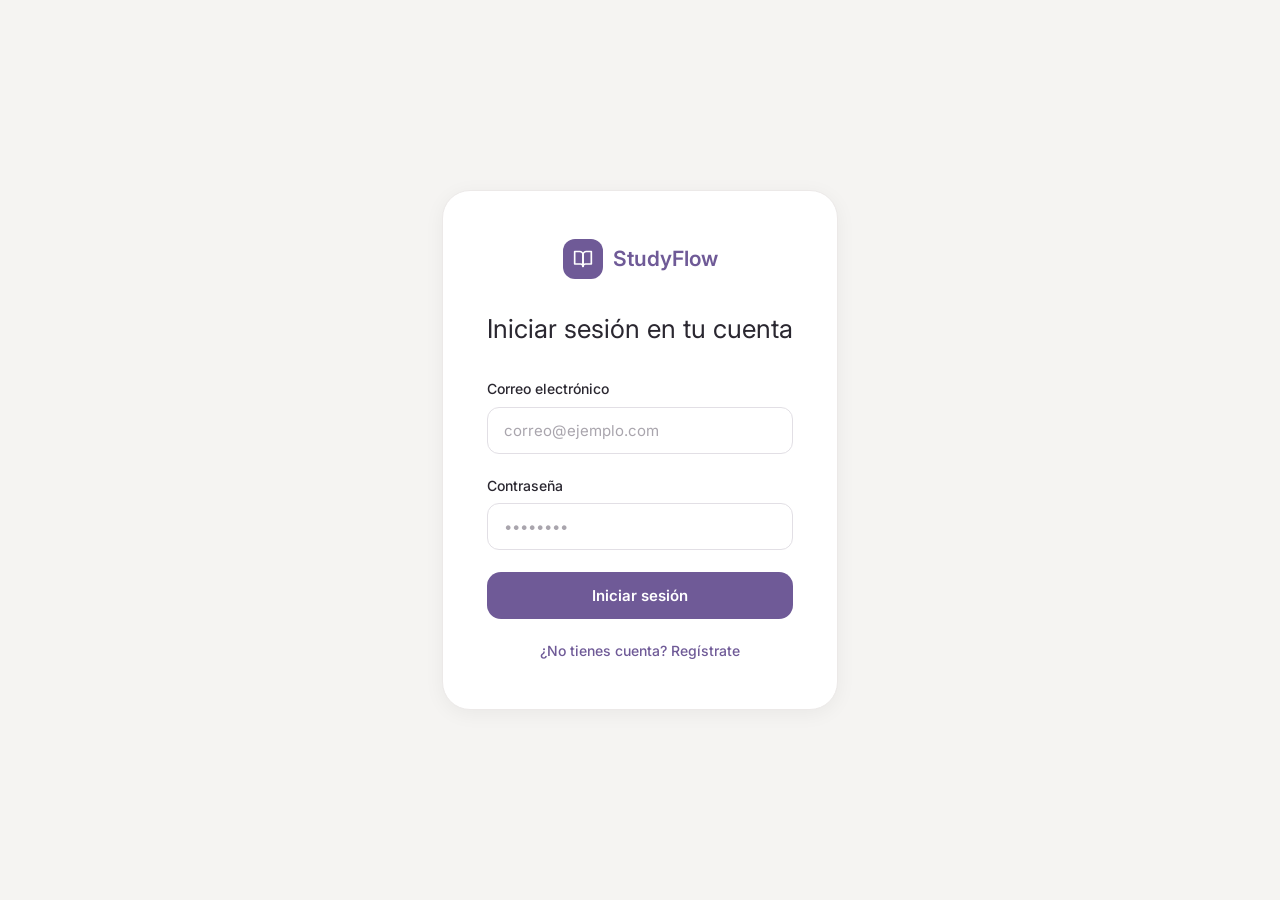
<file: index.html>
<!DOCTYPE html>
<html lang="es">
<head>
<meta charset="utf-8">
<meta name="viewport" content="width=device-width, initial-scale=1.0">
<title>StudyFlow · Iniciar sesión</title>
<link rel="preconnect" href="https://fonts.googleapis.com">
<link rel="preconnect" href="https://fonts.gstatic.com" crossorigin>
<link href="https://fonts.googleapis.com/css2?family=Inter:wght@400;500;600;700&display=swap" rel="stylesheet">
<link rel="stylesheet" href="css/style.css">
</head>
<body>

<!-- INICIO wrapper -->
<div id="wrapper" class="centrado">
  <main>
    <section class="tarjeta-auth" id="tarjetaLogin">

      <div class="marca-auth">
        <span class="logo-marca" aria-hidden="true">
          <svg viewBox="0 0 24 24" fill="none" stroke="currentColor" stroke-width="2" stroke-linecap="round" stroke-linejoin="round"><path d="M2 3h6a4 4 0 0 1 4 4v14a3 3 0 0 0-3-3H2z"/><path d="M22 3h-6a4 4 0 0 0-4 4v14a3 3 0 0 1 3-3h7z"/></svg>
        </span>
        <strong>StudyFlow</strong>
      </div>

      <h1>Iniciar sesión en tu cuenta</h1>

      <form id="formLogin" novalidate>
        <div class="campo" id="campoCorreoLogin">
          <label for="correoLogin">Correo electrónico</label>
          <input type="email" id="correoLogin" name="correo" placeholder="correo@ejemplo.com" autocomplete="email">
          <p class="mensaje-error">Ingresa un correo electrónico válido.</p>
        </div>

        <div class="campo" id="campoPasswordLogin">
          <label for="passwordLogin">Contraseña</label>
          <input type="password" id="passwordLogin" name="password" placeholder="••••••••" autocomplete="current-password">
          <p class="mensaje-error">Ingresa tu contraseña.</p>
        </div>

        <button type="submit" class="boton-primario" id="botonLogin">Iniciar sesión</button>
      </form>

      <a href="registro.html" class="enlace-auth">¿No tienes cuenta? Regístrate</a>

    </section>
  </main>
</div>
<!-- FIN wrapper -->

<script src="https://code.jquery.com/jquery-3.7.1.min.js"></script>
<script src="js/datos.js"></script>
<script src="js/menu.js"></script>
</body>
</html>
</file>
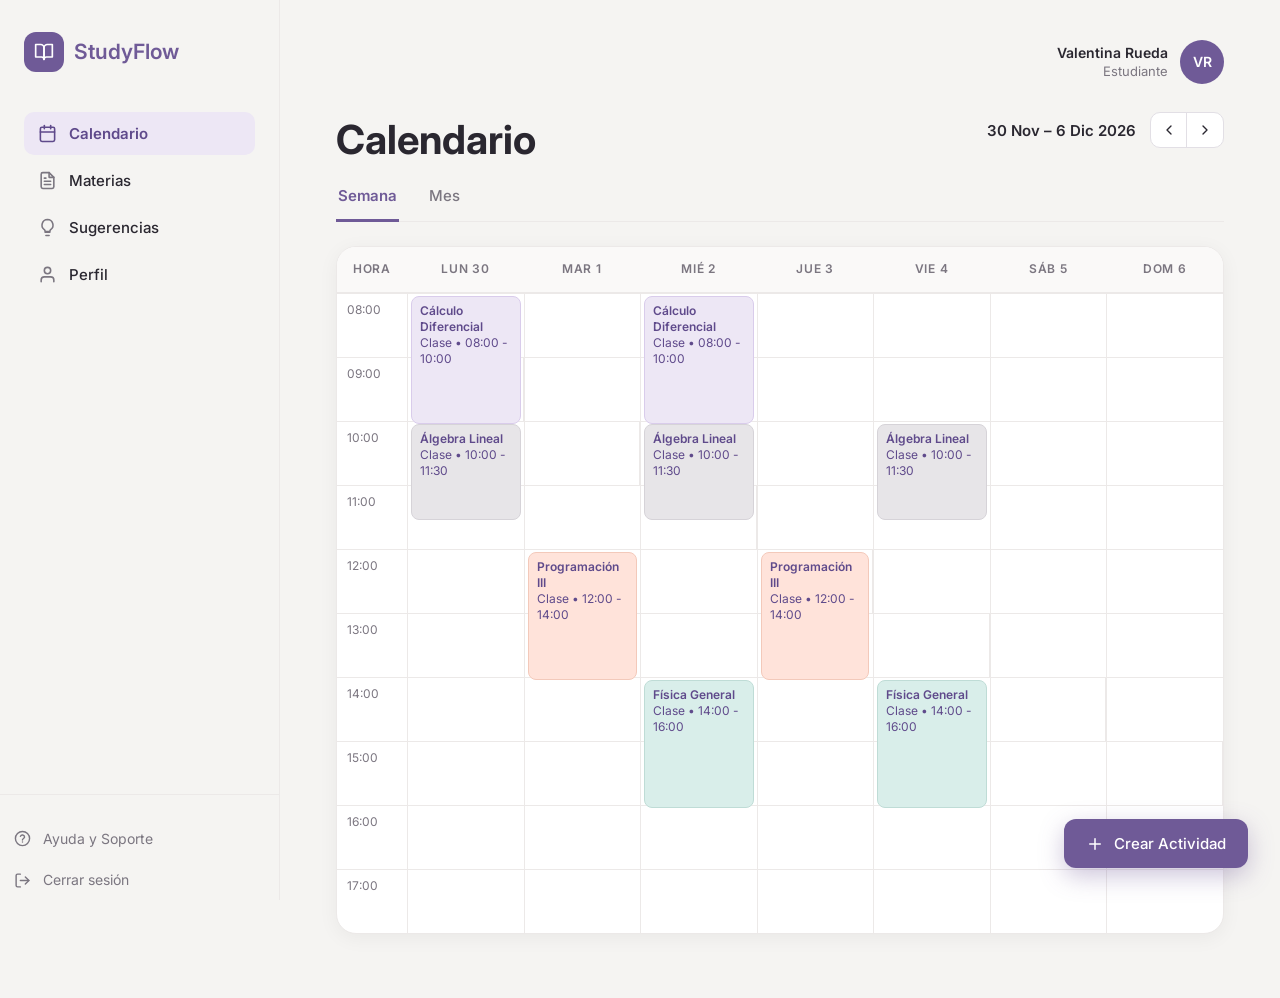
<file: calendario.html>
<!DOCTYPE html>
<html lang="es">
<head>
<meta charset="utf-8">
<meta name="viewport" content="width=device-width, initial-scale=1.0">
<title>StudyFlow · Calendario</title>
<link rel="preconnect" href="https://fonts.googleapis.com">
<link rel="preconnect" href="https://fonts.gstatic.com" crossorigin>
<link href="https://fonts.googleapis.com/css2?family=Inter:wght@400;500;600;700&display=swap" rel="stylesheet">
<link rel="stylesheet" href="css/style.css">
</head>
<body>

<!-- INICIO wrapper -->
<div id="wrapper" class="con-sidebar">

  <!-- INICIO header (barra lateral) -->
  <div id="header">
    <header>
      <div id="identidad">
        <h1>
          <a href="calendario.html">
            <span class="logo-marca" aria-hidden="true">
              <svg viewBox="0 0 24 24" fill="none" stroke="currentColor" stroke-width="2" stroke-linecap="round" stroke-linejoin="round"><path d="M2 3h6a4 4 0 0 1 4 4v14a3 3 0 0 0-3-3H2z"/><path d="M22 3h-6a4 4 0 0 0-4 4v14a3 3 0 0 1 3-3h7z"/></svg>
            </span>
            <strong>StudyFlow</strong>
          </a>
        </h1>
      </div>

      <div id="menu">
        <nav>
          <ul>
            <li>
              <a href="calendario.html" class="activo">
                <svg viewBox="0 0 24 24" fill="none" stroke="currentColor" stroke-width="2" stroke-linecap="round" stroke-linejoin="round"><rect x="3" y="4" width="18" height="18" rx="2"/><line x1="16" y1="2" x2="16" y2="6"/><line x1="8" y1="2" x2="8" y2="6"/><line x1="3" y1="10" x2="21" y2="10"/></svg>
                <span>Calendario</span>
              </a>
            </li>
            <li>
              <a href="materias.html">
                <svg viewBox="0 0 24 24" fill="none" stroke="currentColor" stroke-width="2" stroke-linecap="round" stroke-linejoin="round"><path d="M14 2H6a2 2 0 0 0-2 2v16a2 2 0 0 0 2 2h12a2 2 0 0 0 2-2V8z"/><polyline points="14 2 14 8 20 8"/><line x1="16" y1="13" x2="8" y2="13"/><line x1="16" y1="17" x2="8" y2="17"/><line x1="10" y1="9" x2="8" y2="9"/></svg>
                <span>Materias</span>
              </a>
            </li>
            <li>
              <a href="sugerencias.html">
                <svg viewBox="0 0 24 24" fill="none" stroke="currentColor" stroke-width="2" stroke-linecap="round" stroke-linejoin="round"><path d="M9 18h6"/><path d="M10 22h4"/><path d="M12 2a7 7 0 0 0-4 12.7c.6.5 1 1.3 1 2.3h6c0-1 .4-1.8 1-2.3A7 7 0 0 0 12 2z"/></svg>
                <span>Sugerencias</span>
              </a>
            </li>
            <li>
              <a href="perfil.html">
                <svg viewBox="0 0 24 24" fill="none" stroke="currentColor" stroke-width="2" stroke-linecap="round" stroke-linejoin="round"><path d="M20 21v-2a4 4 0 0 0-4-4H8a4 4 0 0 0-4 4v2"/><circle cx="12" cy="7" r="4"/></svg>
                <span>Perfil</span>
              </a>
            </li>
          </ul>
        </nav>
      </div>
    </header>
    <!-- INICIO footer (pie de la barra lateral) -->
    <div id="footer">
      <footer>
        <ul>
          <li>
            <a href="#">
              <svg viewBox="0 0 24 24" fill="none" stroke="currentColor" stroke-width="2" stroke-linecap="round" stroke-linejoin="round"><circle cx="12" cy="12" r="10"/><path d="M9.09 9a3 3 0 0 1 5.83 1c0 2-3 2-3 4"/><line x1="12" y1="17" x2="12.01" y2="17"/></svg>
              <span>Ayuda y Soporte</span>
            </a>
          </li>
          <li>
            <a href="index.html" id="cerrarSesionPerfil">
              <svg viewBox="0 0 24 24" fill="none" stroke="currentColor" stroke-width="2" stroke-linecap="round" stroke-linejoin="round"><path d="M9 21H5a2 2 0 0 1-2-2V5a2 2 0 0 1 2-2h4"/><polyline points="16 17 21 12 16 7"/><line x1="21" y1="12" x2="9" y2="12"/></svg>
              <span>Cerrar sesión</span>
            </a>
          </li>
        </ul>
      </footer>
    </div>
    <!-- FIN footer (pie de la barra lateral) -->
  </div>
  <!-- FIN header (barra lateral) -->

  <!-- INICIO contenidos -->
  <div id="contenidos">
    <main>

      <div class="barra-superior">
        <div></div>
        <div class="usuario-actual">
          <div class="datos-usuario">
            <strong class="nombre-usuario">Valentina Rueda</strong>
            <span class="rol-usuario">Estudiante</span>
          </div>
          <div class="avatar">VR</div>
        </div>
      </div>

      <section id="seccionCalendario">
        <div class="encabezado-seccion">
          <h1>Calendario</h1>
          <div class="selector-mes">
            <span id="mesActual">Septiembre 2026</span>
            <div class="controles-mes">
              <button type="button" id="mesAnterior" aria-label="Mes anterior">
                <svg viewBox="0 0 24 24" fill="none" stroke="currentColor" stroke-width="2" stroke-linecap="round" stroke-linejoin="round"><polyline points="15 18 9 12 15 6"/></svg>
              </button>
              <button type="button" id="mesSiguiente" aria-label="Mes siguiente">
                <svg viewBox="0 0 24 24" fill="none" stroke="currentColor" stroke-width="2" stroke-linecap="round" stroke-linejoin="round"><polyline points="9 18 15 12 9 6"/></svg>
              </button>
            </div>
          </div>
        </div>

        <!-- Las pestañas conservan siempre su posición: Semana a la izquierda, Mes a la derecha -->
        <div class="pestanas" id="pestanasCalendario">
          <button type="button" class="pestanaCalendario activa" data-vista="semana">Semana</button>
          <button type="button" class="pestanaCalendario" data-vista="mes">Mes</button>
        </div>

        <!-- ===================== VISTA SEMANA ===================== -->
        <article id="vistaSemana">
          <div class="tarjeta-calendario">
            <div class="vista-semana" id="gridSemana">
              <div class="celda-encabezado">HORA</div>
              <div class="celda-encabezado">LUN</div>
              <div class="celda-encabezado">MAR</div>
              <div class="celda-encabezado">MIÉ</div>
              <div class="celda-encabezado">JUE</div>
              <div class="celda-encabezado">VIE</div>
              <div class="celda-encabezado">SÁB</div>
              <div class="celda-encabezado">DOM</div>

            </div>
          </div>
        </article>

        <!-- ===================== VISTA MES ===================== -->
        <article id="vistaMes" class="ocultar">
          <div class="leyenda-materias" id="leyendaMaterias"></div>

          <div class="tarjeta-calendario">
            <div class="vista-mes" id="gridMes">
              <div class="celda-encabezado">LUN</div>
              <div class="celda-encabezado">MAR</div>
              <div class="celda-encabezado">MIÉ</div>
              <div class="celda-encabezado">JUE</div>
              <div class="celda-encabezado">VIE</div>
              <div class="celda-encabezado">SÁB</div>
              <div class="celda-encabezado">DOM</div>

            </div>
          </div>
        </article>

      </section>

    </main>
  </div>
  <!-- FIN contenidos -->

  <a href="nueva-entrega.html" class="boton-flotante" id="botonCrearActividad">
    <svg viewBox="0 0 24 24" fill="none" stroke="currentColor" stroke-width="2" stroke-linecap="round" stroke-linejoin="round"><line x1="12" y1="5" x2="12" y2="19"/><line x1="5" y1="12" x2="19" y2="12"/></svg>
    Crear Actividad
  </a>

</div>
<!-- FIN wrapper -->

<script src="https://code.jquery.com/jquery-3.7.1.min.js"></script>
<script src="js/datos.js"></script>
<script src="js/menu.js"></script>
</body>
</html>
</file>
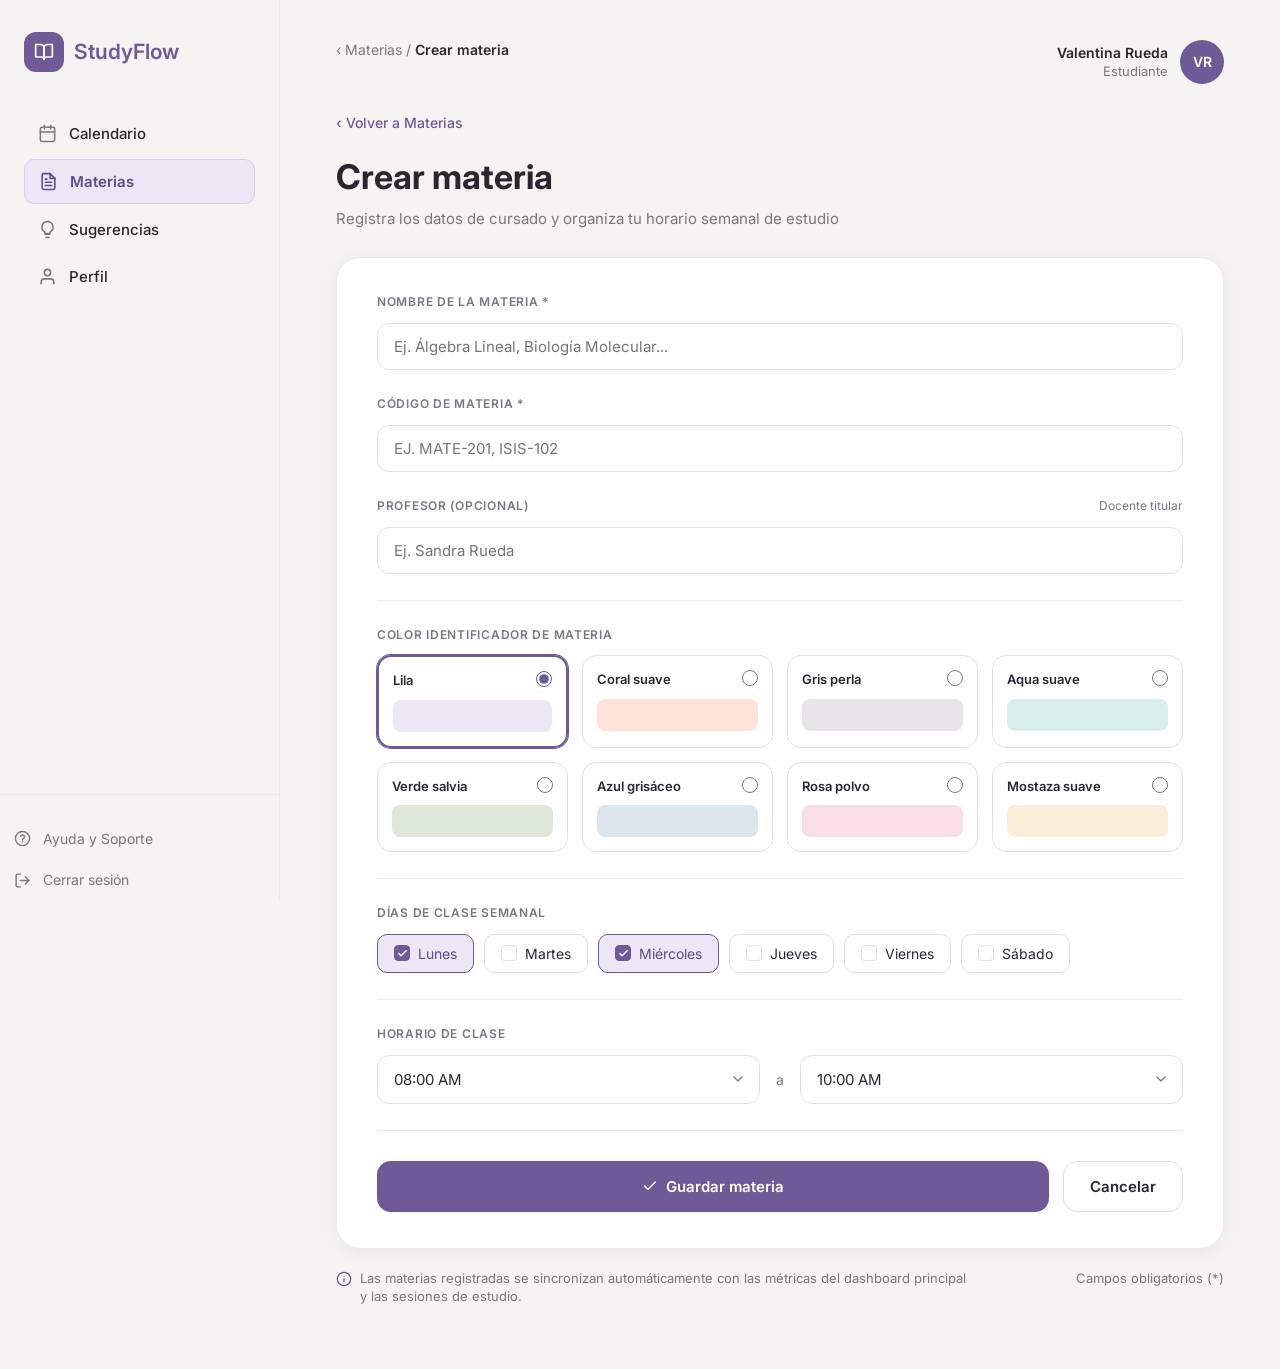
<file: crear-materia.html>
<!DOCTYPE html>
<html lang="es">
<head>
<meta charset="utf-8">
<meta name="viewport" content="width=device-width, initial-scale=1.0">
<title>StudyFlow · Crear materia</title>
<link rel="preconnect" href="https://fonts.googleapis.com">
<link rel="preconnect" href="https://fonts.gstatic.com" crossorigin>
<link href="https://fonts.googleapis.com/css2?family=Inter:wght@400;500;600;700&display=swap" rel="stylesheet">
<link rel="stylesheet" href="css/style.css">
</head>
<body>

<!-- INICIO wrapper -->
<div id="wrapper" class="con-sidebar">

  <!-- INICIO header (barra lateral) -->
  <div id="header">
    <header>
      <div id="identidad">
        <h1>
          <a href="calendario.html">
            <span class="logo-marca" aria-hidden="true">
              <svg viewBox="0 0 24 24" fill="none" stroke="currentColor" stroke-width="2" stroke-linecap="round" stroke-linejoin="round"><path d="M2 3h6a4 4 0 0 1 4 4v14a3 3 0 0 0-3-3H2z"/><path d="M22 3h-6a4 4 0 0 0-4 4v14a3 3 0 0 1 3-3h7z"/></svg>
            </span>
            <strong>StudyFlow</strong>
          </a>
        </h1>
      </div>

      <div id="menu">
        <nav>
          <ul>
            <li>
              <a href="calendario.html">
                <svg viewBox="0 0 24 24" fill="none" stroke="currentColor" stroke-width="2" stroke-linecap="round" stroke-linejoin="round"><rect x="3" y="4" width="18" height="18" rx="2"/><line x1="16" y1="2" x2="16" y2="6"/><line x1="8" y1="2" x2="8" y2="6"/><line x1="3" y1="10" x2="21" y2="10"/></svg>
                <span>Calendario</span>
              </a>
            </li>
            <li>
              <a href="materias.html" class="activo con-borde">
                <svg viewBox="0 0 24 24" fill="none" stroke="currentColor" stroke-width="2" stroke-linecap="round" stroke-linejoin="round"><path d="M14 2H6a2 2 0 0 0-2 2v16a2 2 0 0 0 2 2h12a2 2 0 0 0 2-2V8z"/><polyline points="14 2 14 8 20 8"/><line x1="16" y1="13" x2="8" y2="13"/><line x1="16" y1="17" x2="8" y2="17"/><line x1="10" y1="9" x2="8" y2="9"/></svg>
                <span>Materias</span>
              </a>
            </li>
            <li>
              <a href="sugerencias.html">
                <svg viewBox="0 0 24 24" fill="none" stroke="currentColor" stroke-width="2" stroke-linecap="round" stroke-linejoin="round"><path d="M9 18h6"/><path d="M10 22h4"/><path d="M12 2a7 7 0 0 0-4 12.7c.6.5 1 1.3 1 2.3h6c0-1 .4-1.8 1-2.3A7 7 0 0 0 12 2z"/></svg>
                <span>Sugerencias</span>
              </a>
            </li>
            <li>
              <a href="perfil.html">
                <svg viewBox="0 0 24 24" fill="none" stroke="currentColor" stroke-width="2" stroke-linecap="round" stroke-linejoin="round"><path d="M20 21v-2a4 4 0 0 0-4-4H8a4 4 0 0 0-4 4v2"/><circle cx="12" cy="7" r="4"/></svg>
                <span>Perfil</span>
              </a>
            </li>
          </ul>
        </nav>
      </div>
    </header>

    <!-- INICIO footer (pie de la barra lateral) -->
    <div id="footer">
      <footer>
        <ul>
          <li>
            <a href="#">
              <svg viewBox="0 0 24 24" fill="none" stroke="currentColor" stroke-width="2" stroke-linecap="round" stroke-linejoin="round"><circle cx="12" cy="12" r="10"/><path d="M9.09 9a3 3 0 0 1 5.83 1c0 2-3 2-3 4"/><line x1="12" y1="17" x2="12.01" y2="17"/></svg>
              <span>Ayuda y Soporte</span>
            </a>
          </li>
          <li>
            <a href="index.html">
              <svg viewBox="0 0 24 24" fill="none" stroke="currentColor" stroke-width="2" stroke-linecap="round" stroke-linejoin="round"><path d="M9 21H5a2 2 0 0 1-2-2V5a2 2 0 0 1 2-2h4"/><polyline points="16 17 21 12 16 7"/><line x1="21" y1="12" x2="9" y2="12"/></svg>
              <span>Cerrar sesión</span>
            </a>
          </li>
        </ul>
      </footer>
    </div>
    <!-- FIN footer (pie de la barra lateral) -->
  </div>
  <!-- FIN header (barra lateral) -->

  <!-- INICIO contenidos -->
  <div id="contenidos">
    <main>

      <div class="barra-superior">
        <p class="ruta-navegacion">‹ Materias / <strong>Crear materia</strong></p>
        <div class="usuario-actual">
          <div class="datos-usuario">
            <strong class="nombre-usuario">Valentina Rueda</strong>
            <span class="rol-usuario">Estudiante</span>
          </div>
          <div class="avatar">VR</div>
        </div>
      </div>

      <a href="materias.html" class="enlace-volver">‹ Volver a Materias</a>

      <div class="encabezado-formulario">
        <h1>Crear materia</h1>
        <p class="subtitulo">Registra los datos de cursado y organiza tu horario semanal de estudio</p>
      </div>

      <form id="formCrearMateria" novalidate>
        <div class="tarjeta-formulario">

          <div class="grupo-campo">
            <label for="nombreMateria">Nombre de la materia *</label>
            <input type="text" id="nombreMateria" name="nombreMateria" placeholder="Ej. Álgebra Lineal, Biología Molecular...">
          </div>

          <div class="grupo-campo">
            <label for="codigoMateria">Código de materia *</label>
            <input type="text" id="codigoMateria" name="codigoMateria" placeholder="EJ. MATE-201, ISIS-102">
          </div>

          <div class="grupo-campo">
            <label for="profesorMateria">Profesor (opcional) <span class="nota-campo">Docente titular</span></label>
            <input type="text" id="profesorMateria" name="profesorMateria" placeholder="Ej. Sandra Rueda">
          </div>

          <hr class="divisor">

          <div class="grupo-campo">
            <p class="titulo-grupo">Color identificador de materia</p>
            <div class="cuadricula-colores" id="cuadriculaColores">

              <label class="opcion-color seleccionado">
                <input type="radio" name="colorMateria" value="lila" checked>
                <span class="nombre-color">Lila</span>
                <span class="muestra-color muestra-lila"></span>
              </label>

              <label class="opcion-color">
                <input type="radio" name="colorMateria" value="coral">
                <span class="nombre-color">Coral suave</span>
                <span class="muestra-color muestra-coral"></span>
              </label>

              <label class="opcion-color">
                <input type="radio" name="colorMateria" value="gris">
                <span class="nombre-color">Gris perla</span>
                <span class="muestra-color muestra-gris"></span>
              </label>

              <label class="opcion-color">
                <input type="radio" name="colorMateria" value="aqua">
                <span class="nombre-color">Aqua suave</span>
                <span class="muestra-color muestra-aqua"></span>
              </label>

              <label class="opcion-color">
                <input type="radio" name="colorMateria" value="salvia">
                <span class="nombre-color">Verde salvia</span>
                <span class="muestra-color muestra-salvia"></span>
              </label>

              <label class="opcion-color">
                <input type="radio" name="colorMateria" value="azul">
                <span class="nombre-color">Azul grisáceo</span>
                <span class="muestra-color muestra-azul"></span>
              </label>

              <label class="opcion-color">
                <input type="radio" name="colorMateria" value="rosa">
                <span class="nombre-color">Rosa polvo</span>
                <span class="muestra-color muestra-rosa"></span>
              </label>

              <label class="opcion-color">
                <input type="radio" name="colorMateria" value="mostaza">
                <span class="nombre-color">Mostaza suave</span>
                <span class="muestra-color muestra-mostaza"></span>
              </label>

            </div>
          </div>

          <hr class="divisor">

          <div class="grupo-campo">
            <p class="titulo-grupo">Días de clase semanal</p>
            <div class="grupo-dias" id="grupoDias">
              <label class="chip-dia marcado">
                <span class="caja-check"><svg viewBox="0 0 24 24" fill="none" stroke="currentColor" stroke-width="3" stroke-linecap="round" stroke-linejoin="round"><polyline points="20 6 9 17 4 12"/></svg></span>
                <input type="checkbox" name="dias" value="lunes" checked>
                Lunes
              </label>
              <label class="chip-dia">
                <span class="caja-check"><svg viewBox="0 0 24 24" fill="none" stroke="currentColor" stroke-width="3" stroke-linecap="round" stroke-linejoin="round"><polyline points="20 6 9 17 4 12"/></svg></span>
                <input type="checkbox" name="dias" value="martes">
                Martes
              </label>
              <label class="chip-dia marcado">
                <span class="caja-check"><svg viewBox="0 0 24 24" fill="none" stroke="currentColor" stroke-width="3" stroke-linecap="round" stroke-linejoin="round"><polyline points="20 6 9 17 4 12"/></svg></span>
                <input type="checkbox" name="dias" value="miercoles" checked>
                Miércoles
              </label>
              <label class="chip-dia">
                <span class="caja-check"><svg viewBox="0 0 24 24" fill="none" stroke="currentColor" stroke-width="3" stroke-linecap="round" stroke-linejoin="round"><polyline points="20 6 9 17 4 12"/></svg></span>
                <input type="checkbox" name="dias" value="jueves">
                Jueves
              </label>
              <label class="chip-dia">
                <span class="caja-check"><svg viewBox="0 0 24 24" fill="none" stroke="currentColor" stroke-width="3" stroke-linecap="round" stroke-linejoin="round"><polyline points="20 6 9 17 4 12"/></svg></span>
                <input type="checkbox" name="dias" value="viernes">
                Viernes
              </label>
              <label class="chip-dia">
                <span class="caja-check"><svg viewBox="0 0 24 24" fill="none" stroke="currentColor" stroke-width="3" stroke-linecap="round" stroke-linejoin="round"><polyline points="20 6 9 17 4 12"/></svg></span>
                <input type="checkbox" name="dias" value="sabado">
                Sábado
              </label>
            </div>
            <p class="error-campo">Selecciona al menos un día de clase.</p>
          </div>

          <hr class="divisor">

          <div class="grupo-campo">
            <p class="titulo-grupo">Horario de clase</p>
            <div class="fila-horario">
              <div class="campo-select">
                <select id="horaInicio" name="horaInicio">
                  <option value="06:00">06:00 AM</option>
                  <option value="07:00">07:00 AM</option>
                  <option value="08:00" selected>08:00 AM</option>
                  <option value="09:00">09:00 AM</option>
                  <option value="10:00">10:00 AM</option>
                  <option value="11:00">11:00 AM</option>
                  <option value="12:00">12:00 PM</option>
                  <option value="13:00">01:00 PM</option>
                  <option value="14:00">02:00 PM</option>
                  <option value="15:00">03:00 PM</option>
                  <option value="16:00">04:00 PM</option>
                </select>
                <svg viewBox="0 0 24 24" fill="none" stroke="currentColor" stroke-width="2" stroke-linecap="round" stroke-linejoin="round"><polyline points="6 9 12 15 18 9"/></svg>
              </div>
              <span class="separador-horario">a</span>
              <div class="campo-select">
                <select id="horaFin" name="horaFin">
                  <option value="08:00">08:00 AM</option>
                  <option value="09:00">09:00 AM</option>
                  <option value="10:00" selected>10:00 AM</option>
                  <option value="11:00">11:00 AM</option>
                  <option value="12:00">12:00 PM</option>
                  <option value="13:00">01:00 PM</option>
                  <option value="14:00">02:00 PM</option>
                  <option value="15:00">03:00 PM</option>
                  <option value="16:00">04:00 PM</option>
                  <option value="17:00">05:00 PM</option>
                  <option value="18:00">06:00 PM</option>
                </select>
                <svg viewBox="0 0 24 24" fill="none" stroke="currentColor" stroke-width="2" stroke-linecap="round" stroke-linejoin="round"><polyline points="6 9 12 15 18 9"/></svg>
              </div>
            </div>
            <p class="error-campo">La hora de fin debe ser posterior a la de inicio.</p>
          </div>

          <hr class="divisor">

          <div class="acciones-formulario">
            <button type="submit" class="boton-primario" id="botonGuardarMateria">
              <svg viewBox="0 0 24 24" fill="none" stroke="currentColor" stroke-width="2" stroke-linecap="round" stroke-linejoin="round"><polyline points="20 6 9 17 4 12"/></svg>
              Guardar materia
            </button>
            <a href="materias.html" class="boton-secundario">Cancelar</a>
          </div>

        </div>
      </form>

      <div class="nota-formulario">
        <p class="nota-info">
          <svg viewBox="0 0 24 24" fill="none" stroke="currentColor" stroke-width="2" stroke-linecap="round" stroke-linejoin="round"><circle cx="12" cy="12" r="10"/><line x1="12" y1="16" x2="12" y2="12"/><line x1="12" y1="8" x2="12.01" y2="8"/></svg>
          Las materias registradas se sincronizan automáticamente con las métricas del dashboard principal y las sesiones de estudio.
        </p>
        <p>Campos obligatorios (*)</p>
      </div>

    </main>
  </div>
  <!-- FIN contenidos -->

</div>
<!-- FIN wrapper -->

<script src="https://code.jquery.com/jquery-3.7.1.min.js"></script>
<script src="js/datos.js"></script>
<script src="js/menu.js"></script>
</body>
</html>
</file>
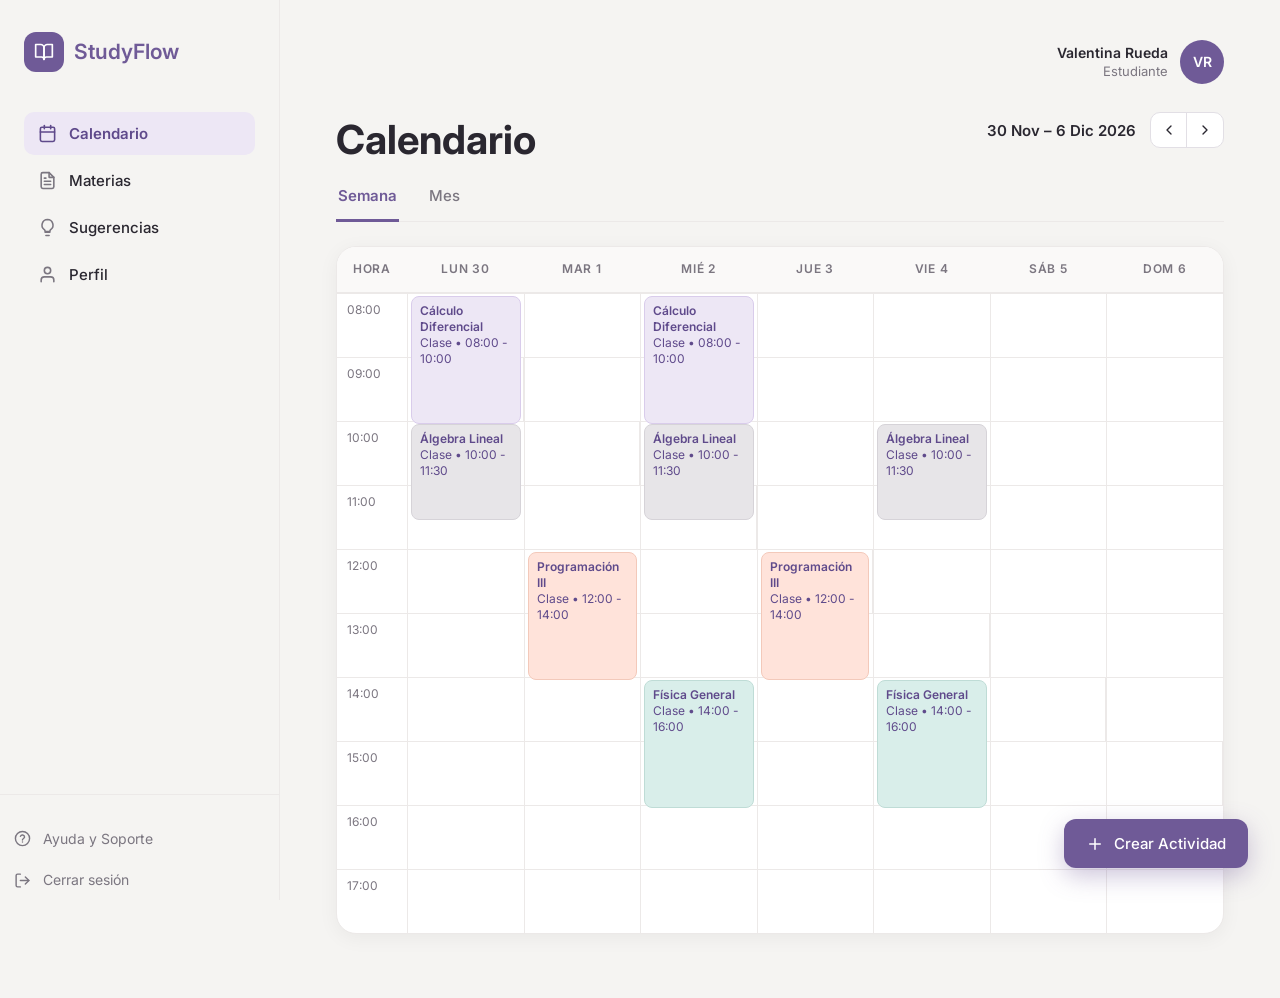
<file: detalle-actividad.html>
<!DOCTYPE html>
<html lang="es">
<head>
<meta charset="utf-8">
<meta name="viewport" content="width=device-width, initial-scale=1.0">
<title>StudyFlow · Detalle de actividad</title>
<link rel="preconnect" href="https://fonts.googleapis.com">
<link rel="preconnect" href="https://fonts.gstatic.com" crossorigin>
<link href="https://fonts.googleapis.com/css2?family=Inter:wght@400;500;600;700&display=swap" rel="stylesheet">
<link rel="stylesheet" href="css/style.css">
</head>
<body>

<!-- INICIO wrapper -->
<div id="wrapper" class="con-sidebar">

  <!-- INICIO header (barra lateral) -->
  <div id="header">
    <header>
      <div id="identidad">
        <h1>
          <a href="calendario.html">
            <span class="logo-marca" aria-hidden="true">
              <svg viewBox="0 0 24 24" fill="none" stroke="currentColor" stroke-width="2" stroke-linecap="round" stroke-linejoin="round"><path d="M2 3h6a4 4 0 0 1 4 4v14a3 3 0 0 0-3-3H2z"/><path d="M22 3h-6a4 4 0 0 0-4 4v14a3 3 0 0 1 3-3h7z"/></svg>
            </span>
            <strong>StudyFlow</strong>
          </a>
        </h1>
      </div>

      <div id="menu">
        <nav>
          <ul>
            <li>
              <a href="calendario.html" class="activo">
                <svg viewBox="0 0 24 24" fill="none" stroke="currentColor" stroke-width="2" stroke-linecap="round" stroke-linejoin="round"><rect x="3" y="4" width="18" height="18" rx="2"/><line x1="16" y1="2" x2="16" y2="6"/><line x1="8" y1="2" x2="8" y2="6"/><line x1="3" y1="10" x2="21" y2="10"/></svg>
                <span>Calendario</span>
              </a>
            </li>
            <li>
              <a href="materias.html">
                <svg viewBox="0 0 24 24" fill="none" stroke="currentColor" stroke-width="2" stroke-linecap="round" stroke-linejoin="round"><path d="M14 2H6a2 2 0 0 0-2 2v16a2 2 0 0 0 2 2h12a2 2 0 0 0 2-2V8z"/><polyline points="14 2 14 8 20 8"/><line x1="16" y1="13" x2="8" y2="13"/><line x1="16" y1="17" x2="8" y2="17"/><line x1="10" y1="9" x2="8" y2="9"/></svg>
                <span>Materias</span>
              </a>
            </li>
            <li>
              <a href="sugerencias.html">
                <svg viewBox="0 0 24 24" fill="none" stroke="currentColor" stroke-width="2" stroke-linecap="round" stroke-linejoin="round"><path d="M9 18h6"/><path d="M10 22h4"/><path d="M12 2a7 7 0 0 0-4 12.7c.6.5 1 1.3 1 2.3h6c0-1 .4-1.8 1-2.3A7 7 0 0 0 12 2z"/></svg>
                <span>Sugerencias</span>
              </a>
            </li>
            <li>
              <a href="perfil.html">
                <svg viewBox="0 0 24 24" fill="none" stroke="currentColor" stroke-width="2" stroke-linecap="round" stroke-linejoin="round"><path d="M20 21v-2a4 4 0 0 0-4-4H8a4 4 0 0 0-4 4v2"/><circle cx="12" cy="7" r="4"/></svg>
                <span>Perfil</span>
              </a>
            </li>
          </ul>
        </nav>
      </div>
    </header>

    <!-- INICIO footer (pie de la barra lateral) -->
    <div id="footer">
      <footer>
        <ul>
          <li>
            <a href="#">
              <svg viewBox="0 0 24 24" fill="none" stroke="currentColor" stroke-width="2" stroke-linecap="round" stroke-linejoin="round"><circle cx="12" cy="12" r="10"/><path d="M9.09 9a3 3 0 0 1 5.83 1c0 2-3 2-3 4"/><line x1="12" y1="17" x2="12.01" y2="17"/></svg>
              <span>Ayuda y Soporte</span>
            </a>
          </li>
          <li>
            <a href="index.html" id="cerrarSesionPerfil">
              <svg viewBox="0 0 24 24" fill="none" stroke="currentColor" stroke-width="2" stroke-linecap="round" stroke-linejoin="round"><path d="M9 21H5a2 2 0 0 1-2-2V5a2 2 0 0 1 2-2h4"/><polyline points="16 17 21 12 16 7"/><line x1="21" y1="12" x2="9" y2="12"/></svg>
              <span>Cerrar sesión</span>
            </a>
          </li>
        </ul>
      </footer>
    </div>
    <!-- FIN footer (pie de la barra lateral) -->
  </div>
  <!-- FIN header (barra lateral) -->

  <!-- INICIO contenidos -->
  <div id="contenidos">
    <main>

      <div class="barra-superior">
        <p class="ruta-navegacion"><a href="calendario.html">‹ Calendario</a> / <strong>Detalle de actividad</strong></p>
        <div class="usuario-actual">
          <div class="datos-usuario">
            <strong class="nombre-usuario"></strong>
            <span class="rol-usuario">Estudiante</span>
          </div>
          <div class="avatar"></div>
        </div>
      </div>

      <section id="seccionDetalle" class="contenedor-detalle">
        <a href="calendario.html" class="enlace-volver">‹ Volver a calendario</a>
        <h1 class="titulo-detalle" id="detalleTitulo"></h1>

        <div class="tarjeta-formulario">
          <div class="grupo-campo">
            <p class="titulo-grupo">Materia</p>
            <p class="valor-detalle" id="detalleMateria"></p>
          </div>
          <div class="grupo-campo">
            <p class="titulo-grupo">Nombre de la tarea</p>
            <p class="valor-detalle" id="detalleNombre"></p>
          </div>
          <div class="grupo-campo">
            <p class="titulo-grupo">Fecha límite</p>
            <p class="valor-detalle" id="detalleFecha"></p>
          </div>
          <div class="grupo-campo">
            <p class="titulo-grupo">Pomodoros estimados</p>
            <p class="valor-detalle" id="detallePomodoros"></p>
          </div>

          <div class="acciones-detalle">
            <a href="nueva-entrega.html" class="boton-secundario" id="botonEditarActividad">Editar</a>
            <button type="button" class="boton-oscuro" id="botonEliminarActividad">Eliminar actividad</button>
          </div>
        </div>
      </section>

    </main>
  </div>
  <!-- FIN contenidos -->

</div>
<!-- FIN wrapper -->

<script src="https://code.jquery.com/jquery-3.7.1.min.js"></script>
<script src="js/datos.js"></script>
<script src="js/menu.js"></script>
</body>
</html>
</file>
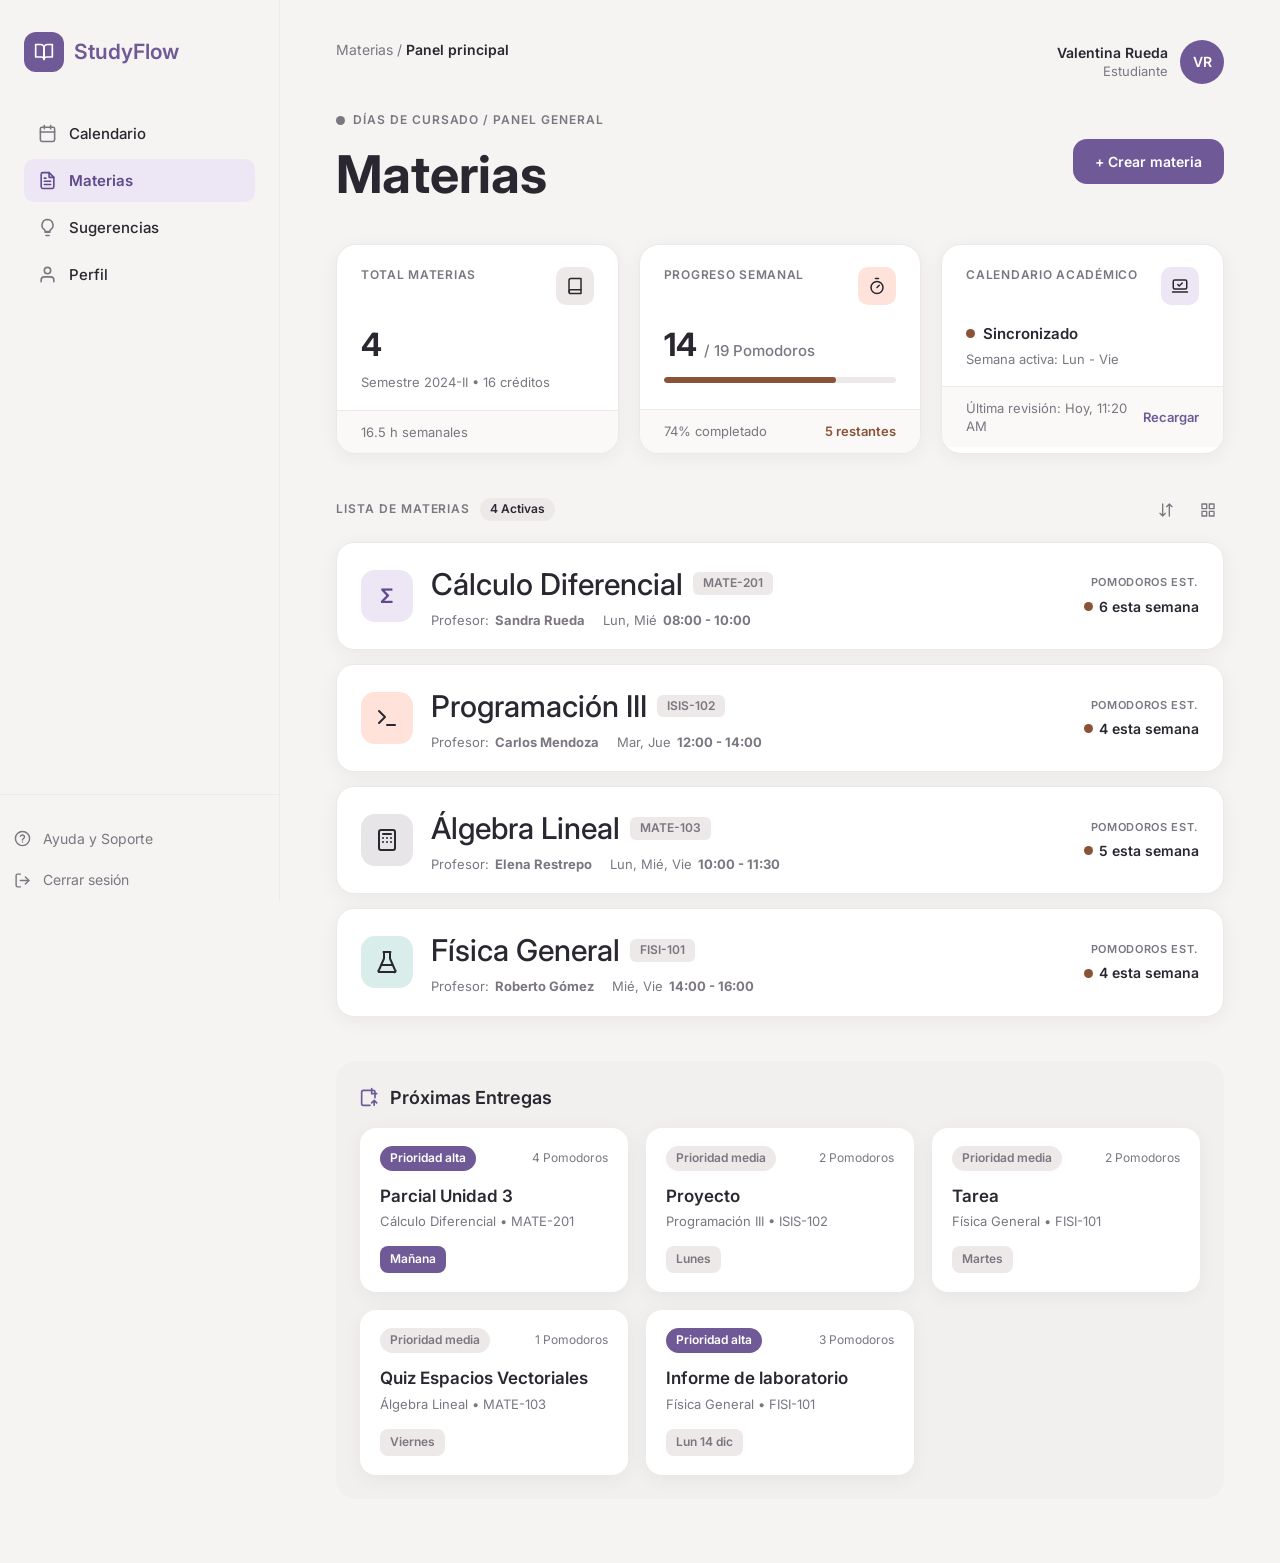
<file: materias.html>
<!DOCTYPE html>
<html lang="es">
<head>
<meta charset="utf-8">
<meta name="viewport" content="width=device-width, initial-scale=1.0">
<title>StudyFlow · Materias</title>
<link rel="preconnect" href="https://fonts.googleapis.com">
<link rel="preconnect" href="https://fonts.gstatic.com" crossorigin>
<link href="https://fonts.googleapis.com/css2?family=Inter:wght@400;500;600;700&display=swap" rel="stylesheet">
<link rel="stylesheet" href="css/style.css">
</head>
<body>

<!-- INICIO wrapper -->
<div id="wrapper" class="con-sidebar">

  <!-- INICIO header (barra lateral) -->
  <div id="header">
    <header>
      <div id="identidad">
        <h1>
          <a href="calendario.html">
            <span class="logo-marca" aria-hidden="true">
              <svg viewBox="0 0 24 24" fill="none" stroke="currentColor" stroke-width="2" stroke-linecap="round" stroke-linejoin="round"><path d="M2 3h6a4 4 0 0 1 4 4v14a3 3 0 0 0-3-3H2z"/><path d="M22 3h-6a4 4 0 0 0-4 4v14a3 3 0 0 1 3-3h7z"/></svg>
            </span>
            <strong>StudyFlow</strong>
          </a>
        </h1>
      </div>

      <div id="menu">
        <nav>
          <ul>
            <li>
              <a href="calendario.html">
                <svg viewBox="0 0 24 24" fill="none" stroke="currentColor" stroke-width="2" stroke-linecap="round" stroke-linejoin="round"><rect x="3" y="4" width="18" height="18" rx="2"/><line x1="16" y1="2" x2="16" y2="6"/><line x1="8" y1="2" x2="8" y2="6"/><line x1="3" y1="10" x2="21" y2="10"/></svg>
                <span>Calendario</span>
              </a>
            </li>
            <li>
              <a href="materias.html" class="activo">
                <svg viewBox="0 0 24 24" fill="none" stroke="currentColor" stroke-width="2" stroke-linecap="round" stroke-linejoin="round"><path d="M14 2H6a2 2 0 0 0-2 2v16a2 2 0 0 0 2 2h12a2 2 0 0 0 2-2V8z"/><polyline points="14 2 14 8 20 8"/><line x1="16" y1="13" x2="8" y2="13"/><line x1="16" y1="17" x2="8" y2="17"/><line x1="10" y1="9" x2="8" y2="9"/></svg>
                <span>Materias</span>
              </a>
            </li>
            <li>
              <a href="sugerencias.html">
                <svg viewBox="0 0 24 24" fill="none" stroke="currentColor" stroke-width="2" stroke-linecap="round" stroke-linejoin="round"><path d="M9 18h6"/><path d="M10 22h4"/><path d="M12 2a7 7 0 0 0-4 12.7c.6.5 1 1.3 1 2.3h6c0-1 .4-1.8 1-2.3A7 7 0 0 0 12 2z"/></svg>
                <span>Sugerencias</span>
              </a>
            </li>
            <li>
              <a href="perfil.html">
                <svg viewBox="0 0 24 24" fill="none" stroke="currentColor" stroke-width="2" stroke-linecap="round" stroke-linejoin="round"><path d="M20 21v-2a4 4 0 0 0-4-4H8a4 4 0 0 0-4 4v2"/><circle cx="12" cy="7" r="4"/></svg>
                <span>Perfil</span>
              </a>
            </li>
          </ul>
        </nav>
      </div>
    </header>

    <!-- INICIO footer (pie de la barra lateral) -->
    <div id="footer">
      <footer>
        <ul>
          <li>
            <a href="#">
              <svg viewBox="0 0 24 24" fill="none" stroke="currentColor" stroke-width="2" stroke-linecap="round" stroke-linejoin="round"><circle cx="12" cy="12" r="10"/><path d="M9.09 9a3 3 0 0 1 5.83 1c0 2-3 2-3 4"/><line x1="12" y1="17" x2="12.01" y2="17"/></svg>
              <span>Ayuda y Soporte</span>
            </a>
          </li>
          <li>
            <a href="index.html" id="cerrarSesionMaterias">
              <svg viewBox="0 0 24 24" fill="none" stroke="currentColor" stroke-width="2" stroke-linecap="round" stroke-linejoin="round"><path d="M9 21H5a2 2 0 0 1-2-2V5a2 2 0 0 1 2-2h4"/><polyline points="16 17 21 12 16 7"/><line x1="21" y1="12" x2="9" y2="12"/></svg>
              <span>Cerrar sesión</span>
            </a>
          </li>
        </ul>
      </footer>
    </div>
    <!-- FIN footer (pie de la barra lateral) -->
  </div>
  <!-- FIN header (barra lateral) -->

  <!-- INICIO contenidos -->
  <div id="contenidos">
    <main>

      <div class="barra-superior">
        <p class="ruta-navegacion">Materias / <strong>Panel principal</strong></p>
        <div class="usuario-actual">
          <div class="datos-usuario">
            <strong class="nombre-usuario">Valentina Rueda</strong>
            <span class="rol-usuario">Estudiante</span>
          </div>
          <div class="avatar">VR</div>
        </div>
      </div>

      <section id="seccionMaterias">

        <p class="etiqueta-superior"><span class="punto"></span>Días de cursado / Panel general</p>

        <div class="encabezado-materias">
          <h1>Materias</h1>
          <a href="crear-materia.html" class="boton-crear">+ Crear materia</a>
        </div>

        <div class="tarjetas-resumen">

          <article class="tarjeta-resumen">
            <div class="cuerpo-resumen">
              <div class="encabezado-resumen">
                <span class="titulo-resumen">Total materias</span>
                <span class="icono-resumen icono-gris" aria-hidden="true">
                  <svg viewBox="0 0 24 24" fill="none" stroke="currentColor" stroke-width="2" stroke-linecap="round" stroke-linejoin="round"><path d="M4 19.5A2.5 2.5 0 0 1 6.5 17H20"/><path d="M6.5 2H20v20H6.5A2.5 2.5 0 0 1 4 19.5v-15A2.5 2.5 0 0 1 6.5 2z"/></svg>
                </span>
              </div>
              <p class="cifra-resumen" id="resumenTotalMaterias"></p>
              <p class="detalle-resumen" id="resumenSemestre"></p>
            </div>
            <div class="pie-resumen">
              <span id="resumenHoras"></span>
            </div>
          </article>

          <article class="tarjeta-resumen">
            <div class="cuerpo-resumen">
              <div class="encabezado-resumen">
                <span class="titulo-resumen">Progreso semanal</span>
                <span class="icono-resumen icono-durazno" aria-hidden="true">
                  <svg viewBox="0 0 24 24" fill="none" stroke="currentColor" stroke-width="2" stroke-linecap="round" stroke-linejoin="round"><line x1="10" y1="2" x2="14" y2="2"/><line x1="12" y1="14" x2="15" y2="11"/><circle cx="12" cy="14" r="8"/></svg>
                </span>
              </div>
              <p class="cifra-resumen" id="resumenPomodoros"></p>
              <div class="barra-progreso"><div class="relleno" id="resumenBarra"></div></div>
            </div>
            <div class="pie-resumen">
              <span id="resumenPorcentaje"></span>
              <span class="destacado" id="resumenRestantes"></span>
            </div>
          </article>

          <article class="tarjeta-resumen">
            <div class="cuerpo-resumen">
              <div class="encabezado-resumen">
                <span class="titulo-resumen">Calendario académico</span>
                <span class="icono-resumen icono-lila" aria-hidden="true">
                  <svg viewBox="0 0 24 24" fill="none" stroke="currentColor" stroke-width="2" stroke-linecap="round" stroke-linejoin="round"><rect x="3" y="4" width="18" height="12" rx="2"/><path d="M2 20h20"/><path d="M9 10l2 2 4-4"/></svg>
                </span>
              </div>
              <p class="estado-sync"><span class="punto"></span>Sincronizado</p>
              <p class="detalle-resumen">Semana activa: Lun - Vie</p>
            </div>
            <div class="pie-resumen">
              <span>Última revisión: Hoy, 11:20 AM</span>
              <a href="#" class="enlace-recargar" id="recargarCalendarioAcademico">Recargar</a>
            </div>
          </article>

        </div>

        <div class="encabezado-lista">
          <p class="titulo-lista">Lista de materias <span class="chip-contador" id="contadorMaterias"></span></p>
          <div class="acciones-lista">
            <button type="button" aria-label="Ordenar materias">
              <svg viewBox="0 0 24 24" fill="none" stroke="currentColor" stroke-width="2" stroke-linecap="round" stroke-linejoin="round"><path d="M17 3v18M17 3l4 4M17 3l-4 4"/><path d="M7 21V3M7 21l4-4M7 21l-4-4"/></svg>
            </button>
            <button type="button" aria-label="Ver como cuadrícula">
              <svg viewBox="0 0 24 24" fill="none" stroke="currentColor" stroke-width="2" stroke-linecap="round" stroke-linejoin="round"><rect x="3" y="3" width="7" height="7"/><rect x="14" y="3" width="7" height="7"/><rect x="14" y="14" width="7" height="7"/><rect x="3" y="14" width="7" height="7"/></svg>
            </button>
          </div>
        </div>

        <div class="lista-materias" id="listaMaterias"></div>

        <section class="seccion-entregas">
          <p class="titulo-entregas">
            <svg viewBox="0 0 24 24" fill="none" stroke="currentColor" stroke-width="2" stroke-linecap="round" stroke-linejoin="round"><path d="M18 13V6a2 2 0 0 0-2-2H4a2 2 0 0 0-2 2v14a2 2 0 0 0 2 2h8"/><polyline points="14 2 14 8 20 8"/><path d="M17 22v-6l3 3m-6 0l3-3"/></svg>
            Próximas Entregas
          </p>

          <div class="tarjetas-entregas" id="listaEntregas"></div>
        </section>

      </section>

    </main>
  </div>
  <!-- FIN contenidos -->

</div>
<!-- FIN wrapper -->

<script src="https://code.jquery.com/jquery-3.7.1.min.js"></script>
<script src="js/datos.js"></script>
<script src="js/menu.js"></script>
</body>
</html>
</file>
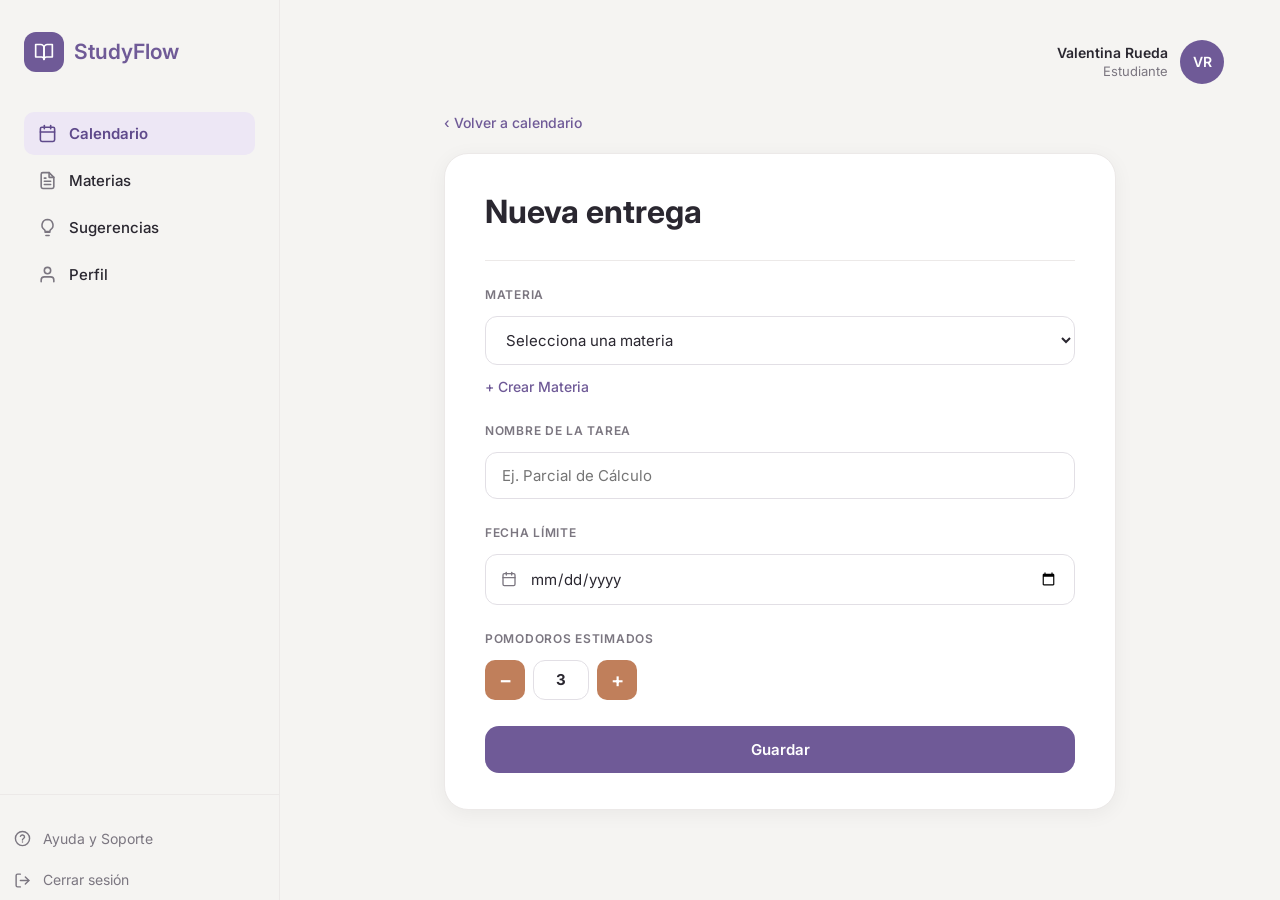
<file: nueva-entrega.html>
<!DOCTYPE html>
<html lang="es">
<head>
<meta charset="utf-8">
<meta name="viewport" content="width=device-width, initial-scale=1.0">
<title>StudyFlow · Nueva entrega</title>
<link rel="preconnect" href="https://fonts.googleapis.com">
<link rel="preconnect" href="https://fonts.gstatic.com" crossorigin>
<link href="https://fonts.googleapis.com/css2?family=Inter:wght@400;500;600;700&display=swap" rel="stylesheet">
<link rel="stylesheet" href="css/style.css">
</head>
<body>

<!-- INICIO wrapper -->
<div id="wrapper" class="con-sidebar">

  <!-- INICIO header (barra lateral) -->
  <div id="header">
    <header>
      <div id="identidad">
        <h1>
          <a href="calendario.html">
            <span class="logo-marca" aria-hidden="true">
              <svg viewBox="0 0 24 24" fill="none" stroke="currentColor" stroke-width="2" stroke-linecap="round" stroke-linejoin="round"><path d="M2 3h6a4 4 0 0 1 4 4v14a3 3 0 0 0-3-3H2z"/><path d="M22 3h-6a4 4 0 0 0-4 4v14a3 3 0 0 1 3-3h7z"/></svg>
            </span>
            <strong>StudyFlow</strong>
          </a>
        </h1>
      </div>

      <div id="menu">
        <nav>
          <ul>
            <li>
              <a href="calendario.html" class="activo">
                <svg viewBox="0 0 24 24" fill="none" stroke="currentColor" stroke-width="2" stroke-linecap="round" stroke-linejoin="round"><rect x="3" y="4" width="18" height="18" rx="2"/><line x1="16" y1="2" x2="16" y2="6"/><line x1="8" y1="2" x2="8" y2="6"/><line x1="3" y1="10" x2="21" y2="10"/></svg>
                <span>Calendario</span>
              </a>
            </li>
            <li>
              <a href="materias.html">
                <svg viewBox="0 0 24 24" fill="none" stroke="currentColor" stroke-width="2" stroke-linecap="round" stroke-linejoin="round"><path d="M14 2H6a2 2 0 0 0-2 2v16a2 2 0 0 0 2 2h12a2 2 0 0 0 2-2V8z"/><polyline points="14 2 14 8 20 8"/><line x1="16" y1="13" x2="8" y2="13"/><line x1="16" y1="17" x2="8" y2="17"/><line x1="10" y1="9" x2="8" y2="9"/></svg>
                <span>Materias</span>
              </a>
            </li>
            <li>
              <a href="sugerencias.html">
                <svg viewBox="0 0 24 24" fill="none" stroke="currentColor" stroke-width="2" stroke-linecap="round" stroke-linejoin="round"><path d="M9 18h6"/><path d="M10 22h4"/><path d="M12 2a7 7 0 0 0-4 12.7c.6.5 1 1.3 1 2.3h6c0-1 .4-1.8 1-2.3A7 7 0 0 0 12 2z"/></svg>
                <span>Sugerencias</span>
              </a>
            </li>
            <li>
              <a href="perfil.html">
                <svg viewBox="0 0 24 24" fill="none" stroke="currentColor" stroke-width="2" stroke-linecap="round" stroke-linejoin="round"><path d="M20 21v-2a4 4 0 0 0-4-4H8a4 4 0 0 0-4 4v2"/><circle cx="12" cy="7" r="4"/></svg>
                <span>Perfil</span>
              </a>
            </li>
          </ul>
        </nav>
      </div>
    </header>

    <!-- INICIO footer (pie de la barra lateral) -->
    <div id="footer">
      <footer>
        <ul>
          <li>
            <a href="#">
              <svg viewBox="0 0 24 24" fill="none" stroke="currentColor" stroke-width="2" stroke-linecap="round" stroke-linejoin="round"><circle cx="12" cy="12" r="10"/><path d="M9.09 9a3 3 0 0 1 5.83 1c0 2-3 2-3 4"/><line x1="12" y1="17" x2="12.01" y2="17"/></svg>
              <span>Ayuda y Soporte</span>
            </a>
          </li>
          <li>
            <a href="index.html" id="cerrarSesionPerfil">
              <svg viewBox="0 0 24 24" fill="none" stroke="currentColor" stroke-width="2" stroke-linecap="round" stroke-linejoin="round"><path d="M9 21H5a2 2 0 0 1-2-2V5a2 2 0 0 1 2-2h4"/><polyline points="16 17 21 12 16 7"/><line x1="21" y1="12" x2="9" y2="12"/></svg>
              <span>Cerrar sesión</span>
            </a>
          </li>
        </ul>
      </footer>
    </div>
    <!-- FIN footer (pie de la barra lateral) -->
  </div>
  <!-- FIN header (barra lateral) -->

  <!-- INICIO contenidos -->
  <div id="contenidos">
    <main>

      <div class="barra-superior">
        <div></div>
        <div class="usuario-actual">
          <div class="datos-usuario">
            <strong class="nombre-usuario"></strong>
            <span class="rol-usuario">Estudiante</span>
          </div>
          <div class="avatar"></div>
        </div>
      </div>

      <section id="seccionNuevaEntrega" class="contenedor-estrecho">
        <a href="calendario.html" class="enlace-volver">‹ Volver a calendario</a>

        <form id="formNuevaEntrega" novalidate>
          <div class="tarjeta-formulario">
            <h1 class="titulo-formulario" id="tituloFormEntrega">Nueva entrega</h1>
            <hr class="divisor">

            <div class="grupo-campo" id="campoMateriaEntrega">
              <label for="materiaEntrega">Materia</label>
              <div class="select-envoltorio">
                <select id="materiaEntrega"></select>
              </div>
              <a href="crear-materia.html" class="enlace-crear-materia">+ Crear Materia</a>
              <p class="error-campo">Selecciona una materia.</p>
            </div>

            <div class="grupo-campo" id="campoTituloEntrega">
              <label for="tituloEntrega">Nombre de la tarea</label>
              <input type="text" id="tituloEntrega" placeholder="Ej. Parcial de Cálculo">
              <p class="error-campo">Ingresa el nombre de la tarea.</p>
            </div>

            <div class="grupo-campo" id="campoFechaEntrega">
              <label for="fechaEntrega">Fecha límite</label>
              <div class="campo-fecha">
                <svg viewBox="0 0 24 24" fill="none" stroke="currentColor" stroke-width="2" stroke-linecap="round" stroke-linejoin="round"><rect x="3" y="4" width="18" height="18" rx="2"/><line x1="16" y1="2" x2="16" y2="6"/><line x1="8" y1="2" x2="8" y2="6"/><line x1="3" y1="10" x2="21" y2="10"/></svg>
                <input type="date" id="fechaEntrega">
              </div>
              <p class="error-campo">Elige una fecha de hoy en adelante.</p>
            </div>

            <div class="grupo-campo">
              <label for="pomodorosEntrega">Pomodoros estimados</label>
              <div class="contador-pomodoros">
                <button type="button" class="boton-contador" id="restarPomodoro" aria-label="Restar un Pomodoro">&minus;</button>
                <input type="text" id="pomodorosEntrega" value="3" readonly>
                <button type="button" class="boton-contador" id="sumarPomodoro" aria-label="Sumar un Pomodoro">+</button>
              </div>
            </div>

            <button type="submit" class="boton-primario boton-ancho" id="botonGuardarEntrega">Guardar</button>
          </div>
        </form>
      </section>

    </main>
  </div>
  <!-- FIN contenidos -->

</div>
<!-- FIN wrapper -->

<script src="https://code.jquery.com/jquery-3.7.1.min.js"></script>
<script src="js/datos.js"></script>
<script src="js/menu.js"></script>
</body>
</html>
</file>
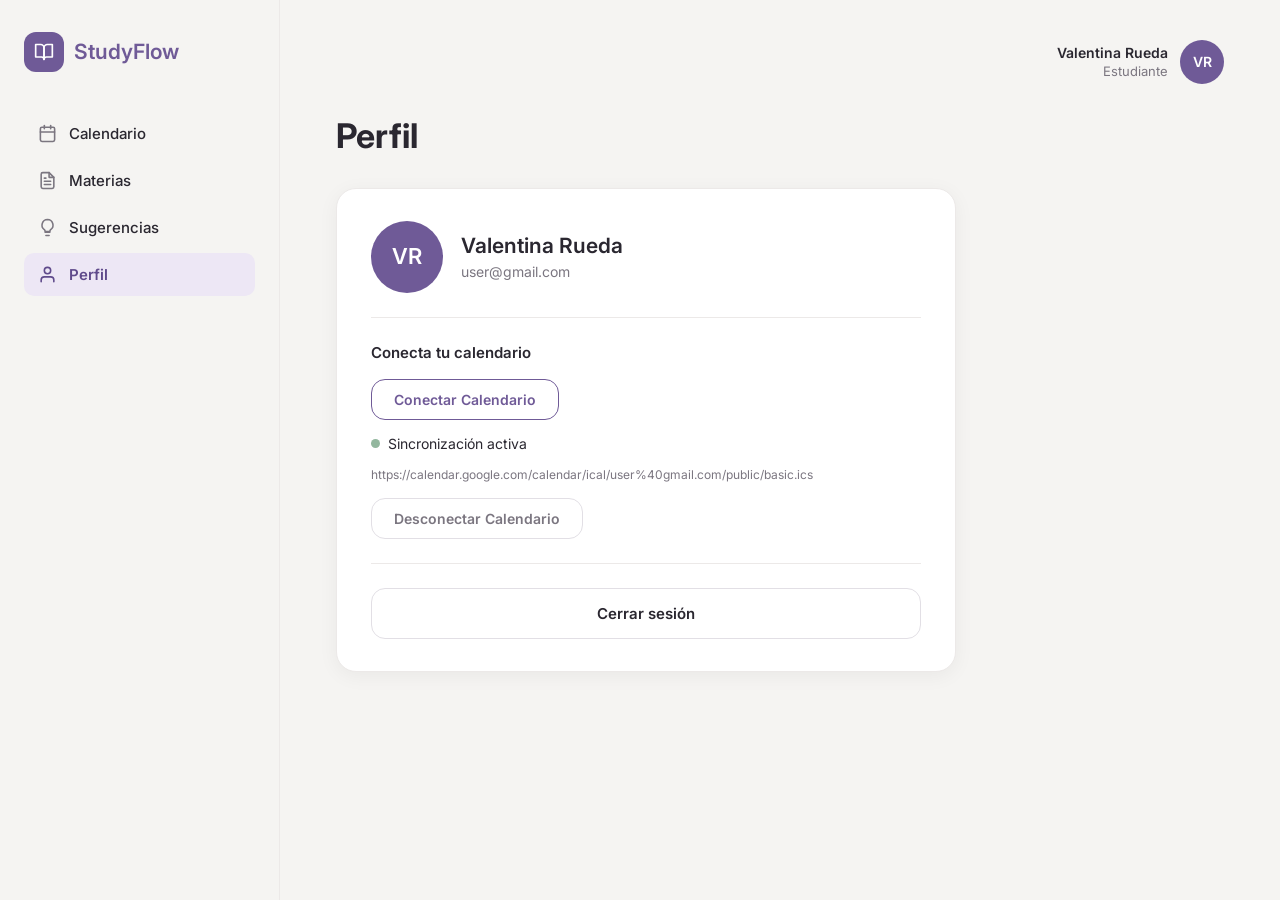
<file: perfil.html>
<!DOCTYPE html>
<html lang="es">
<head>
<meta charset="utf-8">
<meta name="viewport" content="width=device-width, initial-scale=1.0">
<title>StudyFlow · Perfil</title>
<link rel="preconnect" href="https://fonts.googleapis.com">
<link rel="preconnect" href="https://fonts.gstatic.com" crossorigin>
<link href="https://fonts.googleapis.com/css2?family=Inter:wght@400;500;600;700&display=swap" rel="stylesheet">
<link rel="stylesheet" href="css/style.css">
</head>
<body>

<!-- INICIO wrapper -->
<div id="wrapper" class="con-sidebar">

  <!-- INICIO header (barra lateral) -->
  <div id="header">
    <header>
      <div id="identidad">
        <h1>
          <a href="calendario.html">
            <span class="logo-marca" aria-hidden="true">
              <svg viewBox="0 0 24 24" fill="none" stroke="currentColor" stroke-width="2" stroke-linecap="round" stroke-linejoin="round"><path d="M2 3h6a4 4 0 0 1 4 4v14a3 3 0 0 0-3-3H2z"/><path d="M22 3h-6a4 4 0 0 0-4 4v14a3 3 0 0 1 3-3h7z"/></svg>
            </span>
            <strong>StudyFlow</strong>
          </a>
        </h1>
      </div>

      <div id="menu">
        <nav>
          <ul>
            <li>
              <a href="calendario.html">
                <svg viewBox="0 0 24 24" fill="none" stroke="currentColor" stroke-width="2" stroke-linecap="round" stroke-linejoin="round"><rect x="3" y="4" width="18" height="18" rx="2"/><line x1="16" y1="2" x2="16" y2="6"/><line x1="8" y1="2" x2="8" y2="6"/><line x1="3" y1="10" x2="21" y2="10"/></svg>
                <span>Calendario</span>
              </a>
            </li>
            <li>
              <a href="materias.html">
                <svg viewBox="0 0 24 24" fill="none" stroke="currentColor" stroke-width="2" stroke-linecap="round" stroke-linejoin="round"><path d="M14 2H6a2 2 0 0 0-2 2v16a2 2 0 0 0 2 2h12a2 2 0 0 0 2-2V8z"/><polyline points="14 2 14 8 20 8"/><line x1="16" y1="13" x2="8" y2="13"/><line x1="16" y1="17" x2="8" y2="17"/><line x1="10" y1="9" x2="8" y2="9"/></svg>
                <span>Materias</span>
              </a>
            </li>
            <li>
              <a href="sugerencias.html">
                <svg viewBox="0 0 24 24" fill="none" stroke="currentColor" stroke-width="2" stroke-linecap="round" stroke-linejoin="round"><path d="M9 18h6"/><path d="M10 22h4"/><path d="M12 2a7 7 0 0 0-4 12.7c.6.5 1 1.3 1 2.3h6c0-1 .4-1.8 1-2.3A7 7 0 0 0 12 2z"/></svg>
                <span>Sugerencias</span>
              </a>
            </li>
            <li>
              <a href="perfil.html" class="activo">
                <svg viewBox="0 0 24 24" fill="none" stroke="currentColor" stroke-width="2" stroke-linecap="round" stroke-linejoin="round"><path d="M20 21v-2a4 4 0 0 0-4-4H8a4 4 0 0 0-4 4v2"/><circle cx="12" cy="7" r="4"/></svg>
                <span>Perfil</span>
              </a>
            </li>
          </ul>
        </nav>
      </div>
    </header>
  </div>
  <!-- FIN header (barra lateral) -->

  <!-- INICIO contenidos -->
  <div id="contenidos">
    <main>

      <div class="barra-superior">
        <div></div>
        <div class="usuario-actual">
          <div class="datos-usuario">
            <strong class="nombre-usuario">Valentina Rueda</strong>
            <span class="rol-usuario">Estudiante</span>
          </div>
          <div class="avatar">VR</div>
        </div>
      </div>

      <div class="encabezado-materias encabezado-perfil">
        <h1>Perfil</h1>
      </div>

      <section class="tarjeta-perfil" id="tarjetaPerfil">

        <div class="cabecera-perfil">
          <div class="avatar avatar-grande">VR</div>
          <div>
            <p class="nombre-perfil">Valentina Rueda</p>
            <p class="correo-perfil">v.rueda@gmail.com</p>
          </div>
        </div>

        <p class="subtitulo-perfil">Conecta tu calendario</p>

        <div class="acciones-calendario-perfil">
          <button type="button" class="boton-outline-morado" id="botonConectarCalendario">Conectar Calendario</button>

          <p class="indicador-sync" id="indicadorSync">
            <span class="punto"></span>
            <span id="textoSync">Sincronización activa</span>
          </p>
          <p class="url-feed" id="urlFeed"></p>

          <button type="button" class="boton-outline-gris" id="botonDesconectarCalendario">Desconectar Calendario</button>
        </div>

        <a href="index.html" class="boton-cerrar-sesion" id="cerrarSesionPerfil">Cerrar sesión</a>

      </section>

    </main>
  </div>
  <!-- FIN contenidos -->

  <!-- INICIO popup conectar calendario -->
  <div class="modal-fondo ocultar" id="modalCalendario" role="dialog" aria-modal="true" aria-labelledby="tituloModalCalendario">
    <form class="modal-tarjeta" id="formConectarCalendario" novalidate>
      <h2 id="tituloModalCalendario">Conectar calendario</h2>
      <p class="subtitulo-modal">Pega el enlace del feed de tu calendario (formato iCal / .ics) para importar tus eventos.</p>

      <div class="grupo-campo" id="campoUrlCalendario">
        <label for="urlCalendario">Enlace del feed</label>
        <input type="text" id="urlCalendario" placeholder="https://calendar.google.com/calendar/ical/.../basic.ics" autocomplete="off">
        <p class="error-campo">Ingresa un enlace válido que empiece con http://, https:// o webcal://</p>
      </div>

      <div class="acciones-modal">
        <button type="button" class="boton-secundario" id="cancelarConexionCalendario">Cancelar</button>
        <button type="submit" class="boton-crear" id="botonConfirmarCalendario">Conectar</button>
      </div>
    </form>
  </div>
  <!-- FIN popup conectar calendario -->

</div>
<!-- FIN wrapper -->

<script src="https://code.jquery.com/jquery-3.7.1.min.js"></script>
<script src="js/datos.js"></script>
<script src="js/menu.js"></script>
</body>
</html>
</file>
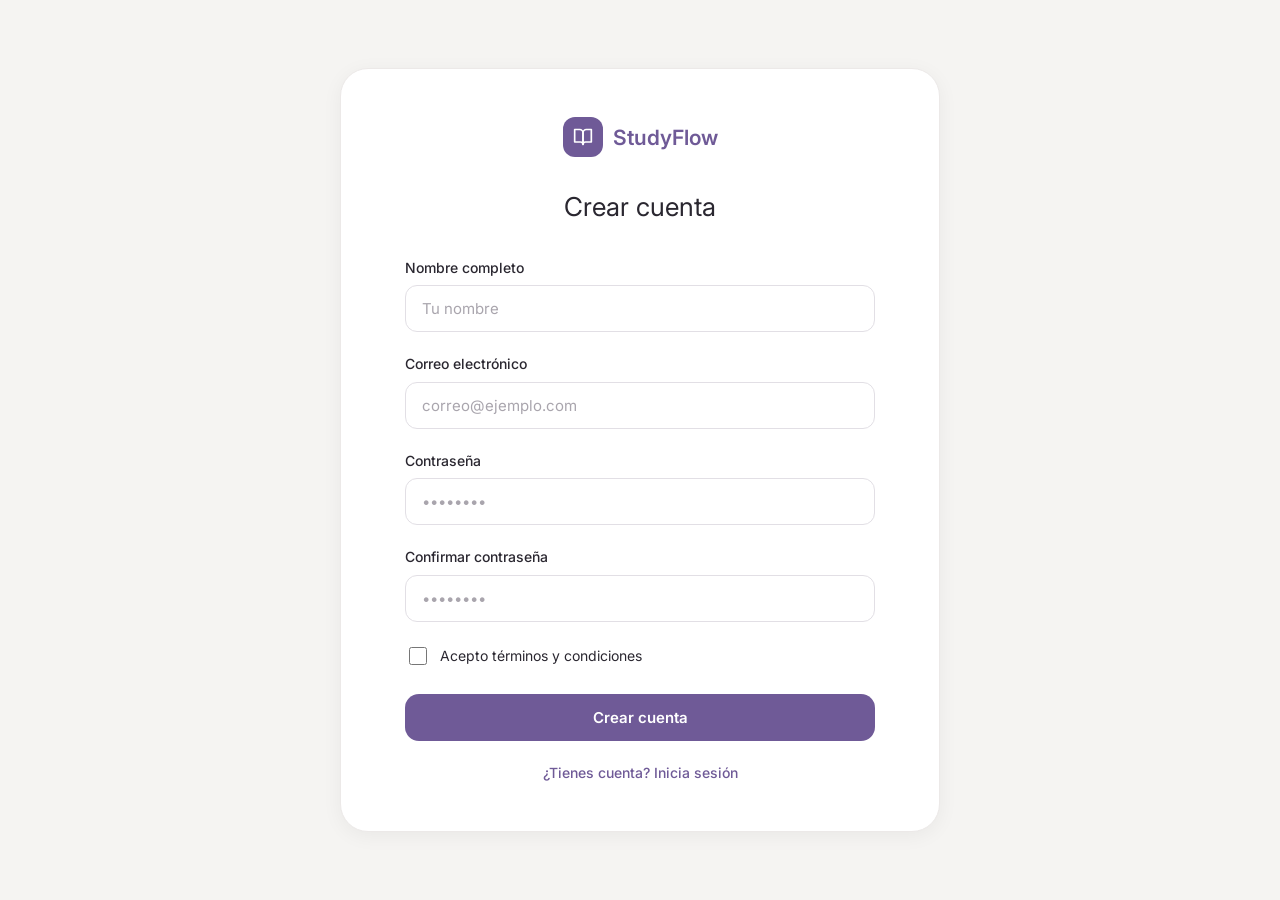
<file: registro.html>
<!DOCTYPE html>
<html lang="es">
<head>
<meta charset="utf-8">
<meta name="viewport" content="width=device-width, initial-scale=1.0">
<title>StudyFlow · Crear cuenta</title>
<link rel="preconnect" href="https://fonts.googleapis.com">
<link rel="preconnect" href="https://fonts.gstatic.com" crossorigin>
<link href="https://fonts.googleapis.com/css2?family=Inter:wght@400;500;600;700&display=swap" rel="stylesheet">
<link rel="stylesheet" href="css/style.css">
</head>
<body>

<!-- INICIO wrapper -->
<div id="wrapper" class="centrado">
  <main>
    <section class="tarjeta-auth" id="tarjetaRegistro">

      <div class="marca-auth">
        <span class="logo-marca" aria-hidden="true">
          <svg viewBox="0 0 24 24" fill="none" stroke="currentColor" stroke-width="2" stroke-linecap="round" stroke-linejoin="round"><path d="M2 3h6a4 4 0 0 1 4 4v14a3 3 0 0 0-3-3H2z"/><path d="M22 3h-6a4 4 0 0 0-4 4v14a3 3 0 0 1 3-3h7z"/></svg>
        </span>
        <strong>StudyFlow</strong>
      </div>

      <h1>Crear cuenta</h1>

      <form id="formRegistro" novalidate>
        <div class="campo" id="campoNombre">
          <label for="nombreRegistro">Nombre completo</label>
          <input type="text" id="nombreRegistro" name="nombre" placeholder="Tu nombre" autocomplete="name">
          <p class="mensaje-error">Ingresa tu nombre completo.</p>
        </div>

        <div class="campo" id="campoCorreoRegistro">
          <label for="correoRegistro">Correo electrónico</label>
          <input type="email" id="correoRegistro" name="correo" placeholder="correo@ejemplo.com" autocomplete="email">
          <p class="mensaje-error">Ingresa un correo electrónico válido.</p>
        </div>

        <div class="campo" id="campoPasswordRegistro">
          <label for="passwordRegistro">Contraseña</label>
          <input type="password" id="passwordRegistro" name="password" placeholder="••••••••" autocomplete="new-password">
          <p class="mensaje-error">La contraseña debe tener al menos 6 caracteres.</p>
        </div>

        <div class="campo" id="campoConfirmar">
          <label for="confirmarRegistro">Confirmar contraseña</label>
          <input type="password" id="confirmarRegistro" name="confirmar" placeholder="••••••••" autocomplete="new-password">
          <p class="mensaje-error">Las contraseñas no coinciden.</p>
        </div>

        <label class="campo-check" for="terminosRegistro">
          <input type="checkbox" id="terminosRegistro" name="terminos">
          Acepto términos y condiciones
        </label>

        <button type="submit" class="boton-primario" id="botonRegistro">Crear cuenta</button>
      </form>

      <a href="index.html" class="enlace-auth">¿Tienes cuenta? Inicia sesión</a>

    </section>
  </main>
</div>
<!-- FIN wrapper -->

<script src="https://code.jquery.com/jquery-3.7.1.min.js"></script>
<script src="js/datos.js"></script>
<script src="js/menu.js"></script>
</body>
</html>
</file>
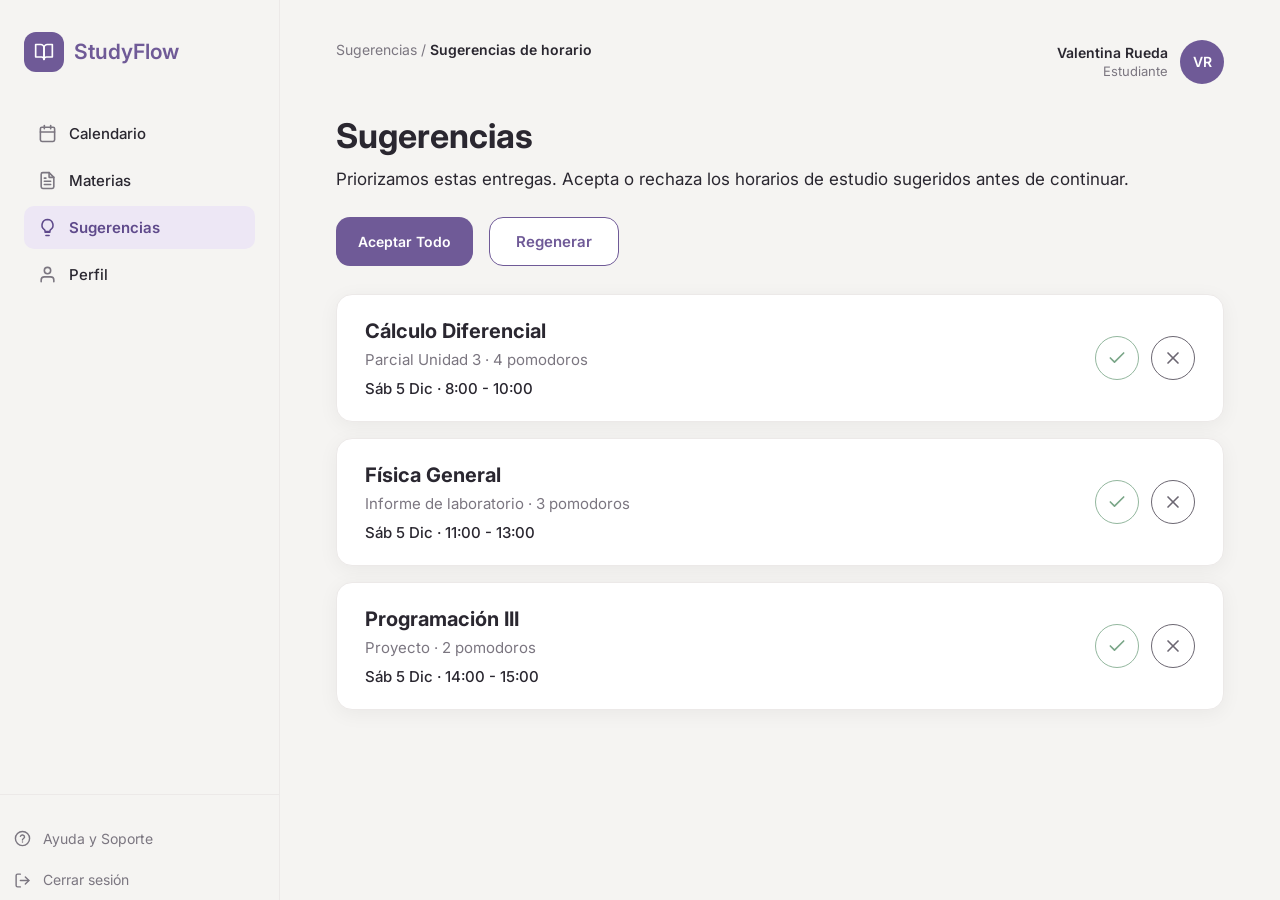
<file: sugerencias.html>
<!DOCTYPE html>
<html lang="es">
<head>
<meta charset="utf-8">
<meta name="viewport" content="width=device-width, initial-scale=1.0">
<title>StudyFlow · Sugerencias</title>
<link rel="preconnect" href="https://fonts.googleapis.com">
<link rel="preconnect" href="https://fonts.gstatic.com" crossorigin>
<link href="https://fonts.googleapis.com/css2?family=Inter:wght@400;500;600;700&display=swap" rel="stylesheet">
<link rel="stylesheet" href="css/style.css">
</head>
<body>

<!-- INICIO wrapper -->
<div id="wrapper" class="con-sidebar">

  <!-- INICIO header (barra lateral) -->
  <div id="header">
    <header>
      <div id="identidad">
        <h1>
          <a href="calendario.html">
            <span class="logo-marca" aria-hidden="true">
              <svg viewBox="0 0 24 24" fill="none" stroke="currentColor" stroke-width="2" stroke-linecap="round" stroke-linejoin="round"><path d="M2 3h6a4 4 0 0 1 4 4v14a3 3 0 0 0-3-3H2z"/><path d="M22 3h-6a4 4 0 0 0-4 4v14a3 3 0 0 1 3-3h7z"/></svg>
            </span>
            <strong>StudyFlow</strong>
          </a>
        </h1>
      </div>

      <div id="menu">
        <nav>
          <ul>
            <li>
              <a href="calendario.html">
                <svg viewBox="0 0 24 24" fill="none" stroke="currentColor" stroke-width="2" stroke-linecap="round" stroke-linejoin="round"><rect x="3" y="4" width="18" height="18" rx="2"/><line x1="16" y1="2" x2="16" y2="6"/><line x1="8" y1="2" x2="8" y2="6"/><line x1="3" y1="10" x2="21" y2="10"/></svg>
                <span>Calendario</span>
              </a>
            </li>
            <li>
              <a href="materias.html">
                <svg viewBox="0 0 24 24" fill="none" stroke="currentColor" stroke-width="2" stroke-linecap="round" stroke-linejoin="round"><path d="M14 2H6a2 2 0 0 0-2 2v16a2 2 0 0 0 2 2h12a2 2 0 0 0 2-2V8z"/><polyline points="14 2 14 8 20 8"/><line x1="16" y1="13" x2="8" y2="13"/><line x1="16" y1="17" x2="8" y2="17"/><line x1="10" y1="9" x2="8" y2="9"/></svg>
                <span>Materias</span>
              </a>
            </li>
            <li>
              <a href="sugerencias.html" class="activo">
                <svg viewBox="0 0 24 24" fill="none" stroke="currentColor" stroke-width="2" stroke-linecap="round" stroke-linejoin="round"><path d="M9 18h6"/><path d="M10 22h4"/><path d="M12 2a7 7 0 0 0-4 12.7c.6.5 1 1.3 1 2.3h6c0-1 .4-1.8 1-2.3A7 7 0 0 0 12 2z"/></svg>
                <span>Sugerencias</span>
              </a>
            </li>
            <li>
              <a href="perfil.html">
                <svg viewBox="0 0 24 24" fill="none" stroke="currentColor" stroke-width="2" stroke-linecap="round" stroke-linejoin="round"><path d="M20 21v-2a4 4 0 0 0-4-4H8a4 4 0 0 0-4 4v2"/><circle cx="12" cy="7" r="4"/></svg>
                <span>Perfil</span>
              </a>
            </li>
          </ul>
        </nav>
      </div>
    </header>

    <!-- INICIO footer (pie de la barra lateral) -->
    <div id="footer">
      <footer>
        <ul>
          <li>
            <a href="#">
              <svg viewBox="0 0 24 24" fill="none" stroke="currentColor" stroke-width="2" stroke-linecap="round" stroke-linejoin="round"><circle cx="12" cy="12" r="10"/><path d="M9.09 9a3 3 0 0 1 5.83 1c0 2-3 2-3 4"/><line x1="12" y1="17" x2="12.01" y2="17"/></svg>
              <span>Ayuda y Soporte</span>
            </a>
          </li>
          <li>
            <a href="index.html" id="cerrarSesionPerfil">
              <svg viewBox="0 0 24 24" fill="none" stroke="currentColor" stroke-width="2" stroke-linecap="round" stroke-linejoin="round"><path d="M9 21H5a2 2 0 0 1-2-2V5a2 2 0 0 1 2-2h4"/><polyline points="16 17 21 12 16 7"/><line x1="21" y1="12" x2="9" y2="12"/></svg>
              <span>Cerrar sesión</span>
            </a>
          </li>
        </ul>
      </footer>
    </div>
    <!-- FIN footer (pie de la barra lateral) -->
  </div>
  <!-- FIN header (barra lateral) -->

  <!-- INICIO contenidos -->
  <div id="contenidos">
    <main>

      <div class="barra-superior">
        <p class="ruta-navegacion">Sugerencias / <strong>Sugerencias de horario</strong></p>
        <div class="usuario-actual">
          <div class="datos-usuario">
            <strong class="nombre-usuario"></strong>
            <span class="rol-usuario">Estudiante</span>
          </div>
          <div class="avatar"></div>
        </div>
      </div>

      <section id="seccionSugerencias">
        <h1 class="titulo-sugerencias">Sugerencias</h1>
        <p class="subtitulo-sugerencias">Priorizamos estas entregas. Acepta o rechaza los horarios de estudio sugeridos antes de continuar.</p>

        <div class="acciones-sugerencias">
          <button type="button" class="boton-crear" id="aceptarTodo">Aceptar Todo</button>
          <button type="button" class="boton-secundario" id="regenerarSugerencias">Regenerar</button>
        </div>

        <div class="lista-sugerencias" id="listaSugerencias"></div>
      </section>

    </main>
  </div>
  <!-- FIN contenidos -->

</div>
<!-- FIN wrapper -->

<script src="https://code.jquery.com/jquery-3.7.1.min.js"></script>
<script src="js/datos.js"></script>
<script src="js/menu.js"></script>
</body>
</html>
</file>
<file: css/style.css>
/* ==========================================================================
   StudyFlow Web — Hoja de estilos
   Metodología: primero genéricos, luego diagramación y contenidos,
   luego componente por componente (como en el laboratorio de HTML5/CSS3).
   ========================================================================== */

/* ----------- INICIO variables (tokens tomados de las capturas de referencia,
   Figma no estuvo accesible con la cuenta conectada al MCP: ver README) */
:root {
  /* Fondos */
  --color-fondo-pagina: #f5f4f2;
  --color-fondo-contenido: #f9f8f7;
  --color-blanco: #ffffff;

  /* Marca */
  --color-morado: #6f5a97;
  --color-morado-oscuro: #5f4a8b;
  --color-lila-claro: #ede7f5;
  --color-lila-borde: #d9cceb;

  /* Estados y acentos */
  --color-marron: #8a5236;
  --color-verde-sync: #93b79e;

  /* Texto */
  --color-texto: #2a2730;
  --color-texto-secundario: #7b7680;
  --color-borde: #ece9e8;
  --color-borde-campo: #e2dfe5;

  /* Colores de materia */
  --materia-lila: #ede7f5;
  --materia-lila-borde: #d9ccdf;
  --materia-coral: #ffe3da;
  --materia-coral-borde: #f3c9ba;
  --materia-gris: #e7e5e8;
  --materia-gris-borde: #d6d3d8;
  --materia-aqua: #d9eeea;
  --materia-aqua-borde: #bfdcd6;
  --materia-salvia: #dde8da;
  --materia-salvia-borde: #c7d8c2;
  --materia-azul: #dde5ec;
  --materia-azul-borde: #c7d3de;
  --materia-rosa: #f7dfe4;
  --materia-rosa-borde: #eec7cf;
  --materia-mostaza: #f9eed9;
  --materia-mostaza-borde: #ecdcb4;

  /* Puntos calendario mes */
  --punto-lila: #b4a5d8;
  --punto-coral: #f1bfa3;
  --punto-gris: #c7c5cb;
  --punto-aqua: #9fcfc6;
  --punto-salvia: #a9c8a2;
  --punto-azul: #a3b8cc;
  --punto-rosa: #e6a9b6;
  --punto-mostaza: #e3c483;

  /* Tipografía */
  --fuente-principal: "Inter", -apple-system, BlinkMacSystemFont, "Segoe UI", sans-serif;

  /* Radios */
  --radio-tarjeta: 20px;
  --radio-campo: 12px;
  --radio-boton: 14px;
  --radio-chip: 8px;

  /* Sombra */
  --sombra-tarjeta: 0 4px 20px rgba(0, 0, 0, 0.05);

  /* Ancho de la barra lateral */
  --ancho-sidebar: 280px;
}
/* ----------- FIN variables */

/* ----------- INICIO genericos */
* {
  box-sizing: border-box;
}

html,
body {
  height: 100%;
  width: 100%;
  margin: 0;
  padding: 0;
}

body {
  font-family: var(--fuente-principal);
  background-color: var(--color-fondo-pagina);
  color: var(--color-texto);
  font-size: 15px;
  line-height: 1.4;
  -webkit-font-smoothing: antialiased;
}

header,
section,
menu,
nav,
footer,
main,
article,
figure,
h1,
h2,
h3,
p,
ul,
ol,
li,
form,
fieldset {
  margin: 0;
  padding: 0;
}

ul {
  list-style: none;
}

a {
  text-decoration: none;
  color: inherit;
}

button {
  font-family: inherit;
  cursor: pointer;
  border: none;
  background: none;
}

input,
select,
button {
  font-family: inherit;
  font-size: inherit;
  color: inherit;
}

img,
svg {
  display: block;
  max-width: 100%;
}

.ocultar {
  display: none !important;
}

.solo-lectura-visual {
  position: absolute;
  width: 1px;
  height: 1px;
  overflow: hidden;
  clip: rect(0 0 0 0);
}
/* ----------- FIN genericos */

/* ----------- INICIO diagramacion y contenidos */
#wrapper {
  min-height: 100vh;
  width: 100%;
}

/* Layout con menú lateral (Calendario, Materias, Crear materia, Perfil) */
#wrapper.con-sidebar {
  display: flex;
  align-items: stretch;
}

#contenidos {
  flex: 1;
  min-width: 0;
}

#contenidos > main {
  max-width: 1400px;
  margin: 0 auto;
  padding: 40px 56px 64px;
}

/* Layout centrado (Login, Registro) */
#wrapper.centrado {
  display: flex;
  align-items: center;
  justify-content: center;
  padding: 48px 20px;
}
/* ----------- FIN diagramacion y contenidos */

/* ----------- INICIO barra lateral (#header > header) */
#header {
  width: var(--ancho-sidebar);
  flex-shrink: 0;
  background-color: var(--color-fondo-pagina);
  border-right: 1px solid var(--color-borde);
  position: sticky;
  top: 0;
  height: 100vh;
  display: flex;
  flex-direction: column;
}

#header > header {
  display: flex;
  flex-direction: column;
  height: 100%;
  padding: 32px 24px;
}

#identidad h1 {
  font-size: 22px;
  margin-bottom: 40px;
}

#identidad h1 a {
  display: flex;
  align-items: center;
  gap: 10px;
}

#identidad .logo-marca {
  width: 40px;
  height: 40px;
  border-radius: 12px;
  background-color: var(--color-morado);
  display: flex;
  align-items: center;
  justify-content: center;
  flex-shrink: 0;
}

#identidad .logo-marca svg {
  width: 20px;
  height: 20px;
  stroke: #ffffff;
}

#identidad strong {
  font-weight: 600;
  font-size: 21px;
  color: var(--color-morado);
}

#menu nav ul {
  display: flex;
  flex-direction: column;
  gap: 4px;
}

#menu nav ul li a {
  display: flex;
  align-items: center;
  gap: 12px;
  padding: 11px 14px;
  border-radius: 10px;
  color: var(--color-texto);
  font-size: 15px;
  font-weight: 500;
  transition: background-color 0.2s ease, color 0.2s ease;
}

#menu nav ul li a svg {
  width: 19px;
  height: 19px;
  stroke: var(--color-texto-secundario);
  flex-shrink: 0;
  transition: stroke 0.2s ease;
}

#menu nav ul li a:hover {
  background-color: var(--color-lila-claro);
  color: var(--color-morado-oscuro);
}

#menu nav ul li a:hover svg {
  stroke: var(--color-morado-oscuro);
}

#menu nav ul li a.activo {
  background-color: var(--color-lila-claro);
  color: var(--color-morado-oscuro);
  font-weight: 600;
}

#menu nav ul li a.activo svg {
  stroke: var(--color-morado-oscuro);
}

/* En Crear materia el ítem activo lleva además un borde lila fino */
#menu nav ul li a.activo.con-borde {
  border: 1px solid var(--color-lila-borde);
}

#footer {
  margin-top: auto;
}

#footer footer ul {
  display: flex;
  flex-direction: column;
  gap: 2px;
  padding-top: 24px;
  border-top: 1px solid var(--color-borde);
}

#footer footer ul li a {
  display: flex;
  align-items: center;
  gap: 12px;
  padding: 10px 14px;
  border-radius: 10px;
  color: var(--color-texto-secundario);
  font-size: 14px;
  transition: background-color 0.2s ease, color 0.2s ease;
}

#footer footer ul li a svg {
  width: 17px;
  height: 17px;
  stroke: var(--color-texto-secundario);
  flex-shrink: 0;
}

#footer footer ul li a:hover {
  background-color: var(--color-lila-claro);
  color: var(--color-morado-oscuro);
}

#footer footer ul li a:hover svg {
  stroke: var(--color-morado-oscuro);
}
/* ----------- FIN barra lateral */

/* ----------- INICIO barra superior (usuario + ruta) */
.barra-superior {
  display: flex;
  align-items: flex-start;
  justify-content: space-between;
  margin-bottom: 28px;
}

.ruta-navegacion {
  font-size: 14px;
  color: var(--color-texto-secundario);
}

.ruta-navegacion a {
  color: var(--color-texto-secundario);
  transition: color 0.2s ease;
}

.ruta-navegacion a:hover {
  color: var(--color-morado);
}

.ruta-navegacion strong {
  color: var(--color-texto);
  font-weight: 600;
}

.usuario-actual {
  display: flex;
  align-items: center;
  gap: 12px;
  margin-left: auto;
}

.usuario-actual .datos-usuario {
  text-align: right;
  line-height: 1.3;
}

.usuario-actual .nombre-usuario {
  display: block;
  font-weight: 600;
  font-size: 14px;
  color: var(--color-texto);
}

.usuario-actual .rol-usuario {
  display: block;
  font-size: 13px;
  color: var(--color-texto-secundario);
}

.avatar {
  width: 44px;
  height: 44px;
  border-radius: 50%;
  background-color: var(--color-morado);
  color: #ffffff;
  display: flex;
  align-items: center;
  justify-content: center;
  font-weight: 600;
  font-size: 14px;
  flex-shrink: 0;
}

.avatar.avatar-grande {
  width: 72px;
  height: 72px;
  font-size: 22px;
}
/* ----------- FIN barra superior */

/* ==========================================================================
   Componentes compartidos: tarjetas de autenticación (Login / Registro)
   ========================================================================== */
/* ----------- INICIO tarjeta-auth */
.tarjeta-auth {
  width: 100%;
  max-width: 460px;
  background-color: var(--color-blanco);
  border: 1px solid var(--color-borde);
  border-radius: 28px;
  box-shadow: var(--sombra-tarjeta);
  padding: 48px 44px;
}

/* Registro: tarjeta más ancha que el login */
#tarjetaRegistro {
  width: 600px;
  max-width: 100%;
  padding: 48px 64px;
}

.tarjeta-auth .marca-auth {
  display: flex;
  align-items: center;
  justify-content: center;
  gap: 10px;
  margin-bottom: 32px;
}

.tarjeta-auth .marca-auth .logo-marca {
  width: 40px;
  height: 40px;
  border-radius: 12px;
  background-color: var(--color-morado);
  display: flex;
  align-items: center;
  justify-content: center;
}

.tarjeta-auth .marca-auth .logo-marca svg {
  width: 20px;
  height: 20px;
  stroke: #ffffff;
}

.tarjeta-auth .marca-auth strong {
  font-weight: 600;
  font-size: 21px;
  color: var(--color-morado);
}

.tarjeta-auth h1 {
  text-align: center;
  font-size: 26px;
  font-weight: 400;
  margin-bottom: 32px;
  color: var(--color-texto);
}

.campo {
  margin-bottom: 22px;
}

.campo label {
  display: block;
  font-size: 14px;
  font-weight: 500;
  margin-bottom: 8px;
  color: var(--color-texto);
}

.campo .nota-campo {
  float: right;
  font-size: 12px;
  font-weight: 400;
  color: var(--color-texto-secundario);
}

.campo input,
.campo select {
  display: block;
  width: 100%;
  padding: 13px 16px;
  border: 1px solid var(--color-borde-campo);
  border-radius: var(--radio-campo);
  background-color: var(--color-blanco);
  transition: border-color 0.2s ease, box-shadow 0.2s ease;
}

.campo input::placeholder {
  color: #a9a5ad;
}

.campo input:focus,
.campo select:focus {
  outline: none;
  border-color: var(--color-morado);
  box-shadow: 0 0 0 3px rgba(111, 90, 151, 0.15);
}

.campo.campo-error input {
  border-color: #c0524a;
}

.campo .mensaje-error {
  display: none;
  color: #c0524a;
  font-size: 13px;
  margin-top: 6px;
}

.campo.campo-error .mensaje-error {
  display: block;
}

.campo-check {
  display: flex;
  align-items: center;
  gap: 10px;
  margin-bottom: 26px;
  font-size: 14px;
}

.campo-check input[type="checkbox"] {
  width: 18px;
  height: 18px;
  accent-color: var(--color-morado);
}

.boton-primario {
  display: block;
  width: 100%;
  padding: 14px 20px;
  background-color: var(--color-morado);
  color: #ffffff;
  border-radius: var(--radio-boton);
  text-align: center;
  font-weight: 600;
  font-size: 15px;
  transition: background-color 0.2s ease, transform 0.1s ease;
}

.boton-primario:hover {
  background-color: var(--color-morado-oscuro);
}

.boton-primario:active {
  transform: translateY(1px);
}

.boton-primario:disabled,
.boton-primario.cargando {
  opacity: 0.7;
  cursor: default;
}

.enlace-auth {
  display: block;
  text-align: center;
  margin-top: 22px;
  color: var(--color-morado);
  font-size: 14px;
  font-weight: 500;
}

.enlace-auth:hover {
  text-decoration: underline;
}
/* ----------- FIN tarjeta-auth */

/* ==========================================================================
   Página: Calendario
   ========================================================================== */
/* ----------- INICIO calendario */
.encabezado-seccion {
  display: flex;
  align-items: flex-start;
  justify-content: space-between;
  flex-wrap: wrap;
  gap: 16px;
  margin-bottom: 8px;
}

.encabezado-seccion h1 {
  font-size: 40px;
  font-weight: 700;
}

.selector-mes {
  display: flex;
  align-items: center;
  gap: 14px;
  font-weight: 600;
  font-size: 15px;
}

.controles-mes {
  display: flex;
  border: 1px solid var(--color-borde-campo);
  border-radius: 10px;
  overflow: hidden;
  background-color: var(--color-blanco);
}

.controles-mes button {
  width: 36px;
  height: 34px;
  display: flex;
  align-items: center;
  justify-content: center;
  transition: background-color 0.2s ease;
}

.controles-mes button:first-child {
  border-right: 1px solid var(--color-borde-campo);
}

.controles-mes button:hover {
  background-color: var(--color-lila-claro);
}

.controles-mes svg {
  width: 16px;
  height: 16px;
  stroke: var(--color-texto);
}

.pestanas {
  display: flex;
  gap: 28px;
  border-bottom: 1px solid var(--color-borde);
  margin-bottom: 24px;
}

.pestanas button {
  padding: 10px 2px 14px;
  font-size: 15px;
  font-weight: 500;
  color: var(--color-texto-secundario);
  border-bottom: 3px solid transparent;
  margin-bottom: -1px;
  transition: color 0.2s ease, border-color 0.2s ease;
}

.pestanas button:hover {
  color: var(--color-morado-oscuro);
}

.pestanas button.activa {
  color: var(--color-morado);
  font-weight: 600;
  border-bottom-color: var(--color-morado);
}

.leyenda-materias {
  display: flex;
  flex-wrap: wrap;
  gap: 22px;
  margin-bottom: 20px;
  font-size: 14px;
  color: var(--color-texto);
}

.leyenda-materias .item-leyenda {
  display: flex;
  align-items: center;
  gap: 8px;
}

.punto {
  width: 9px;
  height: 9px;
  border-radius: 50%;
  flex-shrink: 0;
  display: inline-block;
}

.punto.punto-cálculo,
.punto.punto-lila {
  background-color: var(--punto-lila);
}
.punto.punto-programación,
.punto.punto-coral {
  background-color: var(--punto-coral);
}
.punto.punto-álgebra,
.punto.punto-gris {
  background-color: var(--punto-gris);
}
.punto.punto-física,
.punto.punto-aqua {
  background-color: var(--punto-aqua);
}

.tarjeta-calendario {
  background-color: var(--color-blanco);
  border: 1px solid var(--color-borde);
  border-radius: var(--radio-tarjeta);
  box-shadow: var(--sombra-tarjeta);
  overflow: hidden;
}

/* --- Vista semana --- */
.vista-semana {
  display: grid;
  grid-template-columns: 70px repeat(7, 1fr);
}

.vista-semana .celda-encabezado {
  background-color: #faf9f8;
  padding: 14px 10px;
  font-size: 12px;
  font-weight: 600;
  letter-spacing: 0.06em;
  color: var(--color-texto-secundario);
  text-transform: uppercase;
  border-bottom: 1px solid var(--color-borde);
  text-align: center;
}

.vista-semana .celda-hora {
  padding: 8px 10px 0;
  font-size: 12px;
  color: var(--color-texto-secundario);
  border-top: 1px solid var(--color-borde);
  height: 64px;
}

.vista-semana .celda-dia {
  position: relative;
  border-top: 1px solid var(--color-borde);
  border-left: 1px solid var(--color-borde);
  height: 64px;
}

.vista-semana .celda-dia:nth-child(9n) {
  border-right: 1px solid var(--color-borde);
}

.evento {
  position: absolute;
  left: 3px;
  right: 3px;
  top: 2px;
  background-color: var(--color-lila-claro);
  border: 1px solid var(--color-lila-borde);
  border-radius: 8px;
  padding: 6px 8px;
  font-size: 12px;
  line-height: 1.35;
  color: var(--color-morado-oscuro);
  overflow: hidden;
  z-index: 1;
}

.evento strong {
  display: block;
  font-weight: 600;
}

/* --- Vista mes --- */
.vista-mes {
  display: grid;
  grid-template-columns: repeat(7, 1fr);
}

.vista-mes .celda-encabezado {
  padding: 14px 10px;
  font-size: 12px;
  font-weight: 600;
  letter-spacing: 0.06em;
  color: var(--color-texto-secundario);
  text-transform: uppercase;
  text-align: left;
  border-bottom: 1px solid var(--color-borde);
}

.vista-mes .celda-mes {
  min-height: 92px;
  padding: 10px;
  border-top: 1px solid var(--color-borde);
  border-left: 1px solid var(--color-borde);
  display: flex;
  flex-direction: column;
  align-items: center;
  transition: background-color 0.15s ease;
}

.vista-mes .celda-mes:nth-child(7n) {
  border-right: 1px solid var(--color-borde);
}

.vista-mes .celda-mes:hover {
  background-color: #faf9fc;
}

.vista-mes .numero-dia {
  align-self: flex-start;
  font-weight: 600;
  font-size: 14px;
  margin-bottom: auto;
}

.vista-mes .celda-mes.fuera-de-mes .numero-dia {
  color: #b9b6bb;
  font-weight: 400;
}

.vista-mes .celda-mes.fuera-de-mes {
  background-color: #f2f0ef;
}

.vista-mes .punto {
  width: 8px;
  height: 8px;
  margin-top: 12px;
}
/* ----------- FIN calendario */

/* ==========================================================================
   Página: Materias
   ========================================================================== */
/* ----------- INICIO materias */
.etiqueta-superior {
  display: flex;
  align-items: center;
  gap: 8px;
  font-size: 12px;
  font-weight: 600;
  letter-spacing: 0.08em;
  text-transform: uppercase;
  color: var(--color-texto-secundario);
  margin-bottom: 10px;
}

.etiqueta-superior .punto {
  background-color: var(--color-texto-secundario);
}

.encabezado-materias {
  display: flex;
  align-items: flex-start;
  justify-content: space-between;
  gap: 20px;
  margin-bottom: 32px;
}

.encabezado-materias h1 {
  font-size: 52px;
  font-weight: 700;
}

.boton-crear {
  display: inline-flex;
  align-items: center;
  gap: 6px;
  padding: 13px 22px;
  background-color: var(--color-morado);
  color: #ffffff;
  border-radius: var(--radio-boton);
  font-weight: 600;
  font-size: 14px;
  white-space: nowrap;
  transition: background-color 0.2s ease;
}

.boton-crear:hover {
  background-color: var(--color-morado-oscuro);
}

.tarjetas-resumen {
  display: grid;
  grid-template-columns: repeat(3, 1fr);
  gap: 20px;
  margin-bottom: 40px;
}

.tarjeta-resumen {
  background-color: var(--color-blanco);
  border: 1px solid var(--color-borde);
  border-radius: var(--radio-tarjeta);
  box-shadow: var(--sombra-tarjeta);
  overflow: hidden;
}

.tarjeta-resumen .cuerpo-resumen {
  padding: 22px 24px 18px;
}

.tarjeta-resumen .encabezado-resumen {
  display: flex;
  align-items: flex-start;
  justify-content: space-between;
  margin-bottom: 18px;
}

.tarjeta-resumen .titulo-resumen {
  font-size: 12px;
  font-weight: 600;
  letter-spacing: 0.06em;
  text-transform: uppercase;
  color: var(--color-texto-secundario);
}

.icono-resumen {
  width: 38px;
  height: 38px;
  border-radius: 10px;
  display: flex;
  align-items: center;
  justify-content: center;
  flex-shrink: 0;
}

.icono-resumen svg {
  width: 18px;
  height: 18px;
  stroke: var(--color-texto);
}

.icono-resumen.icono-gris {
  background-color: #ece9e8;
}
.icono-resumen.icono-durazno {
  background-color: var(--materia-coral);
}
.icono-resumen.icono-lila {
  background-color: var(--materia-lila);
}

.cifra-resumen {
  font-size: 32px;
  font-weight: 700;
  margin-bottom: 6px;
}

.cifra-resumen .unidad {
  font-size: 15px;
  font-weight: 500;
  color: var(--color-texto-secundario);
}

.detalle-resumen {
  font-size: 13px;
  color: var(--color-texto-secundario);
}

.barra-progreso {
  width: 100%;
  height: 6px;
  border-radius: 4px;
  background-color: #ece9e8;
  margin: 10px 0 8px;
  overflow: hidden;
}

.barra-progreso .relleno {
  height: 100%;
  background-color: var(--color-marron);
  border-radius: 4px;
}

.estado-sync {
  display: flex;
  align-items: center;
  gap: 8px;
  font-weight: 600;
  font-size: 15px;
  margin-bottom: 6px;
}

.estado-sync .punto {
  background-color: var(--color-marron);
}

.pie-resumen {
  display: flex;
  align-items: center;
  justify-content: space-between;
  padding: 12px 24px;
  border-top: 1px solid var(--color-borde);
  background-color: #faf9f8;
  font-size: 13px;
  color: var(--color-texto-secundario);
}

.pie-resumen .destacado {
  color: var(--color-marron);
  font-weight: 600;
}

.pie-resumen .enlace-recargar {
  color: var(--color-morado);
  font-weight: 600;
}

.pie-resumen .enlace-recargar:hover {
  text-decoration: underline;
}

.encabezado-lista {
  display: flex;
  align-items: center;
  justify-content: space-between;
  margin-bottom: 16px;
}

.encabezado-lista .titulo-lista {
  display: flex;
  align-items: center;
  gap: 10px;
  font-size: 12px;
  font-weight: 600;
  letter-spacing: 0.08em;
  text-transform: uppercase;
  color: var(--color-texto-secundario);
}

.chip-contador {
  background-color: #ece9e8;
  color: var(--color-texto);
  padding: 3px 10px;
  border-radius: 20px;
  font-size: 12px;
  font-weight: 600;
  text-transform: none;
  letter-spacing: normal;
}

.acciones-lista {
  display: flex;
  gap: 10px;
}

.acciones-lista button {
  width: 32px;
  height: 32px;
  display: flex;
  align-items: center;
  justify-content: center;
  border-radius: 8px;
  transition: background-color 0.2s ease;
}

.acciones-lista button:hover {
  background-color: var(--color-lila-claro);
}

.acciones-lista svg {
  width: 16px;
  height: 16px;
  stroke: var(--color-texto-secundario);
}

.lista-materias {
  display: flex;
  flex-direction: column;
  gap: 14px;
  margin-bottom: 44px;
}

.fila-materia {
  display: flex;
  align-items: center;
  gap: 18px;
  background-color: var(--color-blanco);
  border: 1px solid var(--color-borde);
  border-radius: 18px;
  box-shadow: var(--sombra-tarjeta);
  padding: 20px 24px;
  transition: box-shadow 0.2s ease, transform 0.15s ease;
}

.fila-materia:hover {
  box-shadow: 0 8px 26px rgba(0, 0, 0, 0.08);
  transform: translateY(-1px);
}

.icono-materia {
  width: 52px;
  height: 52px;
  border-radius: 14px;
  display: flex;
  align-items: center;
  justify-content: center;
  flex-shrink: 0;
  font-size: 20px;
  font-weight: 600;
}

.icono-materia svg {
  width: 24px;
  height: 24px;
  stroke: var(--color-texto);
}

.icono-materia.color-lila {
  background-color: var(--materia-lila);
  color: var(--color-morado-oscuro);
}
.icono-materia.color-coral {
  background-color: var(--materia-coral);
}
.icono-materia.color-gris {
  background-color: var(--materia-gris);
}
.icono-materia.color-gris-calido {
  background-color: #efece9;
}

.info-materia {
  flex: 1;
  min-width: 0;
}

.info-materia .nombre-materia {
  display: flex;
  align-items: center;
  gap: 10px;
  font-size: 30px;
  font-weight: 500;
  margin-bottom: 6px;
}

.chip-codigo {
  background-color: #ece9e8;
  color: var(--color-texto-secundario);
  font-size: 12px;
  font-weight: 600;
  padding: 3px 10px;
  border-radius: 6px;
}

.meta-materia {
  display: flex;
  flex-wrap: wrap;
  gap: 4px 18px;
  font-size: 13px;
  color: var(--color-texto-secundario);
}

.meta-materia span {
  display: inline-flex;
  align-items: center;
  gap: 6px;
}

.meta-materia svg {
  width: 14px;
  height: 14px;
  stroke: var(--color-texto-secundario);
}

.pomodoros-materia {
  text-align: right;
  flex-shrink: 0;
}

.pomodoros-materia .etiqueta {
  font-size: 11px;
  font-weight: 600;
  letter-spacing: 0.06em;
  text-transform: uppercase;
  color: var(--color-texto-secundario);
  margin-bottom: 6px;
}

.pomodoros-materia .valor {
  display: flex;
  align-items: center;
  justify-content: flex-end;
  gap: 6px;
  font-size: 14px;
  font-weight: 600;
}

.pomodoros-materia .valor .punto {
  background-color: var(--color-marron);
}

/* --- Próximas entregas --- */
.seccion-entregas {
  background-color: #f2f0ee;
  border-radius: var(--radio-tarjeta);
  padding: 24px;
}

.titulo-entregas {
  display: flex;
  align-items: center;
  gap: 10px;
  font-size: 18px;
  font-weight: 600;
  margin-bottom: 18px;
}

.titulo-entregas svg {
  width: 20px;
  height: 20px;
  stroke: var(--color-morado);
}

.tarjetas-entregas {
  display: grid;
  grid-template-columns: repeat(3, 1fr);
  gap: 18px;
}

.tarjeta-entrega {
  background-color: var(--color-blanco);
  border-radius: 16px;
  padding: 18px 20px;
  box-shadow: var(--sombra-tarjeta);
}

.cabecera-entrega {
  display: flex;
  align-items: center;
  justify-content: space-between;
  margin-bottom: 14px;
}

.chip-prioridad {
  padding: 4px 10px;
  border-radius: 20px;
  font-size: 12px;
  font-weight: 600;
  background-color: #ece9e8;
  color: var(--color-texto-secundario);
}

.chip-prioridad.prioridad-alta {
  background-color: var(--color-morado);
  color: #ffffff;
}

.pomodoros-entrega {
  display: flex;
  align-items: center;
  gap: 5px;
  font-size: 12px;
  color: var(--color-texto-secundario);
}

.pomodoros-entrega svg {
  width: 13px;
  height: 13px;
  stroke: var(--color-texto-secundario);
}

.tarjeta-entrega h3 {
  font-size: 17px;
  font-weight: 600;
  margin-bottom: 4px;
}

.tarjeta-entrega .materia-entrega {
  font-size: 13px;
  color: var(--color-texto-secundario);
  margin-bottom: 14px;
}

.pie-entrega {
  display: flex;
  align-items: center;
  justify-content: space-between;
}

.chip-fecha {
  display: flex;
  align-items: center;
  gap: 6px;
  font-size: 12px;
  font-weight: 600;
  padding: 5px 10px;
  border-radius: 8px;
  color: var(--color-texto-secundario);
  background-color: #ece9e8;
}

.chip-fecha.fecha-destacada {
  background-color: var(--color-morado);
  color: #ffffff;
}

.chip-fecha svg {
  width: 13px;
  height: 13px;
  stroke: currentColor;
}

.boton-check {
  width: 30px;
  height: 30px;
  border-radius: 50%;
  display: flex;
  align-items: center;
  justify-content: center;
  transition: background-color 0.2s ease, transform 0.15s ease;
}

.boton-check svg {
  width: 20px;
  height: 20px;
  stroke: var(--color-morado);
}

.boton-check:hover {
  background-color: var(--color-lila-claro);
  transform: scale(1.06);
}

.boton-check.completada svg {
  stroke: var(--color-verde-sync);
}
/* ----------- FIN materias */

/* ==========================================================================
   Página: Crear materia
   ========================================================================== */
/* ----------- INICIO crear-materia */
.enlace-volver {
  display: inline-flex;
  align-items: center;
  gap: 6px;
  color: var(--color-morado);
  font-weight: 500;
  font-size: 14px;
  margin-bottom: 20px;
}

.enlace-volver:hover {
  text-decoration: underline;
}

.encabezado-formulario h1 {
  font-size: 34px;
  font-weight: 700;
  margin-bottom: 8px;
}

.encabezado-formulario .subtitulo {
  color: var(--color-texto-secundario);
  font-size: 15px;
  margin-bottom: 28px;
}

.tarjeta-formulario {
  background-color: var(--color-blanco);
  border: 1px solid var(--color-borde);
  border-radius: 24px;
  box-shadow: var(--sombra-tarjeta);
  padding: 36px 40px;
}

.grupo-campo {
  margin-bottom: 26px;
}

.grupo-campo:last-child {
  margin-bottom: 0;
}

.grupo-campo > label,
.titulo-grupo {
  display: block;
  font-size: 12px;
  font-weight: 600;
  letter-spacing: 0.06em;
  text-transform: uppercase;
  color: var(--color-texto-secundario);
  margin-bottom: 12px;
}

.grupo-campo > label .nota-campo {
  float: right;
  font-size: 12px;
  font-weight: 400;
  letter-spacing: normal;
  text-transform: none;
  color: var(--color-texto-secundario);
}

.grupo-campo input[type="text"] {
  display: block;
  width: 100%;
  padding: 13px 16px;
  border: 1px solid var(--color-borde-campo);
  border-radius: var(--radio-campo);
  transition: border-color 0.2s ease, box-shadow 0.2s ease;
}

.grupo-campo input[type="text"]:focus {
  outline: none;
  border-color: var(--color-morado);
  box-shadow: 0 0 0 3px rgba(111, 90, 151, 0.15);
}

.grupo-campo input[type="text"].campo-invalido {
  border-color: #c0524a;
}

.divisor {
  border: none;
  border-top: 1px solid var(--color-borde);
  margin: 26px 0;
}

.cuadricula-colores {
  display: grid;
  grid-template-columns: repeat(4, 1fr);
  gap: 14px;
}

.opcion-color {
  position: relative;
  display: block;
  border: 1px solid var(--color-borde-campo);
  border-radius: 14px;
  padding: 14px;
  cursor: pointer;
  transition: border-color 0.2s ease, box-shadow 0.2s ease;
}

.opcion-color input[type="radio"] {
  position: absolute;
  top: 14px;
  right: 14px;
  width: 16px;
  height: 16px;
  accent-color: var(--color-morado);
  margin: 0;
}

.opcion-color .nombre-color {
  display: block;
  font-size: 13px;
  font-weight: 600;
  margin-bottom: 10px;
}

.opcion-color .muestra-color {
  display: block;
  height: 32px;
  border-radius: 8px;
}

.opcion-color:hover {
  border-color: var(--color-morado);
}

.opcion-color.seleccionado {
  border-color: var(--color-morado);
  border-width: 2px;
  box-shadow: 0 0 0 1px var(--color-morado);
}

.muestra-lila {
  background-color: var(--materia-lila);
}
.muestra-coral {
  background-color: var(--materia-coral);
}
.muestra-gris {
  background-color: var(--materia-gris);
}
.muestra-aqua {
  background-color: var(--materia-aqua);
}
.muestra-salvia {
  background-color: var(--materia-salvia);
}
.muestra-azul {
  background-color: var(--materia-azul);
}
.muestra-rosa {
  background-color: var(--materia-rosa);
}
.muestra-mostaza {
  background-color: var(--materia-mostaza);
}

.grupo-dias {
  display: flex;
  flex-wrap: wrap;
  gap: 10px;
}

.chip-dia {
  display: inline-flex;
  align-items: center;
  gap: 8px;
  padding: 9px 16px;
  border: 1px solid var(--color-borde-campo);
  border-radius: 10px;
  cursor: pointer;
  font-size: 14px;
  transition: background-color 0.2s ease, border-color 0.2s ease;
}

.chip-dia .caja-check {
  width: 16px;
  height: 16px;
  border: 1px solid var(--color-borde-campo);
  border-radius: 4px;
  display: flex;
  align-items: center;
  justify-content: center;
  flex-shrink: 0;
  background-color: #ffffff;
  transition: background-color 0.2s ease, border-color 0.2s ease;
}

.chip-dia .caja-check svg {
  width: 11px;
  height: 11px;
  stroke: #ffffff;
  opacity: 0;
  transition: opacity 0.15s ease;
}

.chip-dia input[type="checkbox"] {
  display: none;
}

.chip-dia:hover {
  border-color: var(--color-morado);
}

.chip-dia.marcado {
  background-color: var(--color-lila-claro);
  border-color: var(--color-morado);
  color: var(--color-morado-oscuro);
}

.chip-dia.marcado .caja-check {
  background-color: var(--color-morado);
  border-color: var(--color-morado);
}

.chip-dia.marcado .caja-check svg {
  opacity: 1;
}

.fila-horario {
  display: flex;
  align-items: center;
  gap: 16px;
}

.fila-horario .campo-select {
  position: relative;
  flex: 1;
}

.fila-horario select {
  appearance: none;
  width: 100%;
  padding: 13px 40px 13px 16px;
  border: 1px solid var(--color-borde-campo);
  border-radius: var(--radio-campo);
  background-color: #ffffff;
}

.fila-horario select:focus {
  outline: none;
  border-color: var(--color-morado);
}

.fila-horario .campo-select svg {
  position: absolute;
  right: 14px;
  top: 50%;
  margin-top: -8px;
  width: 16px;
  height: 16px;
  stroke: var(--color-texto-secundario);
  pointer-events: none;
}

.fila-horario .separador-horario {
  color: var(--color-texto-secundario);
  font-size: 14px;
}

.acciones-formulario {
  display: flex;
  gap: 14px;
  margin-top: 30px;
}

.acciones-formulario .boton-primario {
  display: inline-flex;
  align-items: center;
  justify-content: center;
  gap: 8px;
  width: auto;
  flex: 1;
}

.acciones-formulario .boton-primario svg {
  width: 16px;
  height: 16px;
  stroke: #ffffff;
}

.boton-secundario {
  padding: 14px 26px;
  border: 1px solid var(--color-borde-campo);
  border-radius: var(--radio-boton);
  font-weight: 600;
  font-size: 15px;
  color: var(--color-texto);
  background-color: #ffffff;
  transition: background-color 0.2s ease, border-color 0.2s ease;
}

.boton-secundario:hover {
  background-color: #faf9f8;
  border-color: #cfc9d2;
}

.nota-formulario {
  display: flex;
  align-items: flex-start;
  justify-content: space-between;
  gap: 20px;
  flex-wrap: wrap;
  margin-top: 20px;
  font-size: 13px;
  color: var(--color-texto-secundario);
}

.nota-formulario .nota-info {
  display: flex;
  align-items: flex-start;
  gap: 8px;
  max-width: 640px;
}

.nota-formulario .nota-info svg {
  width: 16px;
  height: 16px;
  stroke: var(--color-morado);
  flex-shrink: 0;
  margin-top: 2px;
}
/* ----------- FIN crear-materia */

/* ==========================================================================
   Página: Perfil
   ========================================================================== */
/* ----------- INICIO perfil */
.encabezado-materias.encabezado-perfil {
  margin-bottom: 28px;
}

.encabezado-perfil h1 {
  font-size: 34px;
}

.tarjeta-perfil {
  max-width: 620px;
  background-color: var(--color-blanco);
  border: 1px solid var(--color-borde);
  border-radius: var(--radio-tarjeta);
  box-shadow: var(--sombra-tarjeta);
  padding: 32px 34px;
}

.cabecera-perfil {
  display: flex;
  align-items: center;
  gap: 18px;
  padding-bottom: 24px;
  border-bottom: 1px solid var(--color-borde);
  margin-bottom: 24px;
}

.cabecera-perfil .nombre-perfil {
  font-size: 21px;
  font-weight: 600;
}

.cabecera-perfil .correo-perfil {
  color: var(--color-texto-secundario);
  font-size: 14px;
  margin-top: 2px;
}

.subtitulo-perfil {
  font-size: 15px;
  font-weight: 600;
  margin-bottom: 16px;
}

.acciones-calendario-perfil {
  display: flex;
  flex-direction: column;
  gap: 14px;
  margin-bottom: 24px;
  padding-bottom: 24px;
  border-bottom: 1px solid var(--color-borde);
}

.boton-outline-morado {
  align-self: flex-start;
  padding: 11px 22px;
  border: 1px solid var(--color-morado);
  border-radius: var(--radio-boton);
  color: var(--color-morado);
  font-weight: 600;
  font-size: 14px;
  transition: background-color 0.2s ease, color 0.2s ease;
}

.boton-outline-morado:hover {
  background-color: var(--color-lila-claro);
}

.boton-outline-morado.ocultar,
.boton-outline-gris.ocultar {
  display: none;
}

.boton-outline-gris {
  align-self: flex-start;
  padding: 11px 22px;
  border: 1px solid var(--color-borde-campo);
  border-radius: var(--radio-boton);
  color: var(--color-texto-secundario);
  font-weight: 600;
  font-size: 14px;
  transition: background-color 0.2s ease;
}

.boton-outline-gris:hover {
  background-color: #faf9f8;
}

.indicador-sync {
  display: flex;
  align-items: center;
  gap: 8px;
  font-size: 14px;
}

.indicador-sync .punto {
  background-color: var(--color-verde-sync);
  width: 9px;
  height: 9px;
}

.indicador-sync.desconectado .punto {
  background-color: #c7c5cb;
}

.boton-cerrar-sesion {
  display: block;
  width: 100%;
  padding: 14px;
  text-align: center;
  border: 1px solid var(--color-borde-campo);
  border-radius: var(--radio-boton);
  font-weight: 600;
  font-size: 15px;
  background-color: #ffffff;
  transition: background-color 0.2s ease;
}

.boton-cerrar-sesion:hover {
  background-color: #faf9f8;
}
/* ----------- FIN perfil */

/* ==========================================================================
   Responsivo — el objetivo principal es el ancho de escritorio de los
   frames; a anchos intermedios evitamos que el diseño se rompa.
   ========================================================================== */
/* ----------- INICIO responsivo */
@media (max-width: 1080px) {
  .tarjetas-resumen {
    grid-template-columns: 1fr;
  }

  .tarjetas-entregas {
    grid-template-columns: 1fr;
  }

  .cuadricula-colores {
    grid-template-columns: repeat(2, 1fr);
  }
}

@media (max-width: 860px) {
  #wrapper.con-sidebar {
    flex-direction: column;
  }

  #header {
    width: 100%;
    height: auto;
    position: relative;
  }

  #contenidos > main {
    padding: 28px 20px 48px;
  }

  .fila-materia {
    flex-wrap: wrap;
  }

  .pomodoros-materia {
    text-align: left;
    margin-left: 70px;
  }

  .vista-semana {
    grid-template-columns: 50px repeat(7, minmax(90px, 1fr));
    overflow-x: auto;
  }

  .tarjeta-calendario {
    overflow-x: auto;
  }
}

@media (max-width: 520px) {
  .tarjeta-auth,
  #tarjetaRegistro {
    padding: 32px 24px;
  }

  .tarjeta-formulario {
    padding: 26px 22px;
  }

  .cuadricula-colores {
    grid-template-columns: 1fr 1fr;
  }

  .fila-horario {
    flex-direction: column;
    align-items: stretch;
  }

  .fila-horario .separador-horario {
    text-align: center;
  }
}
/* ----------- FIN responsivo */

/* --- Puntos de clases/entregas en la vista Mes (datos mockeados) --- */
.puntos-dia {
  display: flex;
  flex-wrap: wrap;
  justify-content: center;
  gap: 4px;
  margin-top: 12px;
}

.puntos-dia .punto {
  margin-top: 0;
}

.punto.punto-entrega {
  background-color: #d9534f;
}

/* --- Botón flotante "Crear Actividad" (Calendario) --- */
.boton-flotante {
  position: fixed;
  right: 32px;
  bottom: 32px;
  display: inline-flex;
  align-items: center;
  gap: 10px;
  padding: 14px 22px;
  background-color: var(--color-morado);
  color: #ffffff;
  border-radius: 12px;
  font-weight: 500;
  font-size: 15px;
  box-shadow: 0 8px 24px rgba(111, 90, 151, 0.35);
  transition: background-color 0.2s ease, transform 0.15s ease;
  z-index: 50;
}

.boton-flotante:hover {
  background-color: var(--color-morado-oscuro);
  transform: translateY(-2px);
}

.boton-flotante svg {
  width: 18px;
  height: 18px;
}

.punto.punto-entrega {
  display: inline-block;
}

a.punto.punto-entrega {
  width: 10px;
  height: 10px;
  box-shadow: 0 0 0 3px rgba(217, 83, 79, 0.18);
}

.evento.evento-estudio {
  background-color: var(--materia-salvia);
  border-color: var(--materia-salvia-borde);
}

/* --- Nueva entrega / Detalle de actividad --- */
.contenedor-estrecho {
  max-width: 672px;
  margin: 0 auto;
}

.contenedor-detalle {
  max-width: 768px;
}

.titulo-formulario {
  font-size: 32px;
  font-weight: 700;
}

.grupo-campo select,
.grupo-campo input[type="date"] {
  display: block;
  width: 100%;
  padding: 13px 16px;
  border: 1px solid var(--color-borde-campo);
  border-radius: var(--radio-campo);
  background-color: var(--color-blanco);
  font: inherit;
  transition: border-color 0.2s ease, box-shadow 0.2s ease;
}

.grupo-campo select:focus,
.grupo-campo input[type="date"]:focus {
  outline: none;
  border-color: var(--color-morado);
  box-shadow: 0 0 0 3px rgba(111, 90, 151, 0.15);
}

.enlace-crear-materia {
  display: inline-block;
  margin-top: 12px;
  font-size: 14px;
  font-weight: 500;
  color: var(--color-morado);
}

.enlace-crear-materia:hover {
  text-decoration: underline;
}

.campo-fecha {
  position: relative;
}

.campo-fecha svg {
  position: absolute;
  left: 16px;
  top: 50%;
  width: 16px;
  height: 16px;
  transform: translateY(-50%);
  color: var(--color-texto-secundario);
  pointer-events: none;
}

.grupo-campo .campo-fecha input[type="date"] {
  padding-left: 44px;
}

.contador-pomodoros {
  display: flex;
  align-items: center;
  gap: 8px;
}

.boton-contador {
  width: 40px;
  height: 40px;
  border-radius: 10px;
  background-color: #c07f5b;
  color: #ffffff;
  font-size: 20px;
  font-weight: 600;
  line-height: 1;
  transition: background-color 0.2s ease;
}

.boton-contador:hover {
  background-color: var(--color-marron);
}

.grupo-campo .contador-pomodoros input[type="text"] {
  width: 56px;
  height: 40px;
  padding: 0;
  text-align: center;
  font-weight: 700;
}

.boton-ancho {
  display: block;
  width: 100%;
  margin-top: 8px;
}

.error-campo {
  display: none;
  margin-top: 8px;
  font-size: 12px;
  color: #c0524a;
}

.grupo-campo.campo-error .error-campo {
  display: block;
}

.grupo-campo.campo-error input,
.grupo-campo.campo-error select {
  border-color: #c0524a;
}

.titulo-detalle {
  font-size: 32px;
  font-weight: 700;
  margin-bottom: 18px;
}

.valor-detalle {
  padding: 15px 18px;
  background-color: #f5f4f2;
  border-radius: var(--radio-campo);
  font-size: 15px;
}

.acciones-detalle {
  display: flex;
  gap: 16px;
  margin-top: 8px;
}

.boton-oscuro {
  padding: 13px 32px;
  background-color: var(--color-texto);
  color: #ffffff;
  border-radius: 12px;
  font-size: 15px;
  font-weight: 500;
  transition: background-color 0.2s ease;
}

.boton-oscuro:hover {
  background-color: #443f4b;
}

.tarjeta-entrega h3 a {
  color: inherit;
}

.tarjeta-entrega h3 a:hover {
  text-decoration: underline;
}

/* --- Sugerencias de horario --- */
.titulo-sugerencias {
  font-size: 34px;
  font-weight: 700;
  margin-bottom: 8px;
}

.subtitulo-sugerencias {
  font-size: 17px;
  margin-bottom: 26px;
}

.acciones-sugerencias {
  display: flex;
  gap: 16px;
  margin-bottom: 28px;
}

.lista-sugerencias {
  display: flex;
  flex-direction: column;
  gap: 16px;
}

.tarjeta-sugerencia {
  display: flex;
  align-items: center;
  justify-content: space-between;
  gap: 16px;
  padding: 22px 28px;
  background-color: var(--color-blanco);
  border: 1px solid var(--color-borde);
  border-radius: 16px;
  box-shadow: var(--sombra-tarjeta);
}

.tarjeta-sugerencia h3 {
  font-size: 20px;
  font-weight: 700;
  margin-bottom: 4px;
}

.detalle-sugerencia {
  font-size: 15px;
  color: var(--color-texto-secundario);
  margin-bottom: 8px;
}

.horario-sugerencia {
  font-size: 15px;
  font-weight: 500;
}

.acciones-sugerencia {
  display: flex;
  gap: 12px;
}

.boton-aceptar,
.boton-rechazar {
  width: 44px;
  height: 44px;
  border-radius: 50%;
  display: flex;
  align-items: center;
  justify-content: center;
  border: 1px solid;
  background-color: var(--color-blanco);
  transition: background-color 0.2s ease, color 0.2s ease;
}

.boton-aceptar svg,
.boton-rechazar svg {
  width: 20px;
  height: 20px;
}

.boton-aceptar {
  border-color: #93b79e;
  color: #7aa688;
}

.boton-aceptar:hover,
.tarjeta-sugerencia.aceptada .boton-aceptar {
  background-color: #93b79e;
  color: #ffffff;
}

.boton-rechazar {
  border-color: #6c6772;
  color: #6c6772;
}

.boton-rechazar:hover {
  background-color: var(--color-texto);
  border-color: var(--color-texto);
  color: #ffffff;
}

.vacio-sugerencias {
  font-size: 14px;
  color: var(--color-texto-secundario);
}

.acciones-detalle .boton-secundario,
.acciones-sugerencias .boton-secundario {
  color: var(--color-morado);
  border-color: var(--color-morado);
  display: inline-flex;
  align-items: center;
}

/* --- Popup (modal) --- */
.modal-fondo {
  position: fixed;
  inset: 0;
  background-color: rgba(42, 39, 48, 0.45);
  display: flex;
  align-items: center;
  justify-content: center;
  padding: 20px;
  z-index: 100;
}

.modal-fondo.ocultar {
  display: none;
}

.modal-tarjeta {
  width: 100%;
  max-width: 520px;
  background-color: var(--color-blanco);
  border-radius: 24px;
  box-shadow: 0 20px 60px rgba(0, 0, 0, 0.2);
  padding: 32px 36px;
}

.modal-tarjeta h2 {
  font-size: 26px;
  font-weight: 700;
  margin-bottom: 6px;
}

.subtitulo-modal {
  font-size: 14px;
  color: var(--color-texto-secundario);
  margin-bottom: 24px;
}

.modal-tarjeta .grupo-campo input[type="text"] {
  font-size: 14px;
}

.acciones-modal {
  display: flex;
  justify-content: flex-end;
  gap: 12px;
  margin-top: 8px;
}

.url-feed {
  flex-basis: 100%;
  font-size: 12px;
  color: var(--color-texto-secundario);
  word-break: break-all;
}

/* --- Vista Mes: semana clicable --- */
.vista-mes .celda-mes {
  cursor: pointer;
}

.vista-mes .celda-mes.semana-resaltada {
  background-color: var(--color-lila-claro);
}

/* --- Colores de materias creadas por el usuario --- */
.punto.punto-salvia { background-color: var(--punto-salvia); }
.punto.punto-azul { background-color: var(--punto-azul); }
.punto.punto-rosa { background-color: var(--punto-rosa); }
.punto.punto-mostaza { background-color: var(--punto-mostaza); }

.icono-materia.color-aqua { background-color: var(--materia-aqua); }
.icono-materia.color-salvia { background-color: var(--materia-salvia); }
.icono-materia.color-azul { background-color: var(--materia-azul); }
.icono-materia.color-rosa { background-color: var(--materia-rosa); }
.icono-materia.color-mostaza { background-color: var(--materia-mostaza); }

.evento.evento-coral { background-color: var(--materia-coral); border-color: var(--materia-coral-borde); }
.evento.evento-gris { background-color: var(--materia-gris); border-color: var(--materia-gris-borde); }
.evento.evento-aqua { background-color: var(--materia-aqua); border-color: var(--materia-aqua-borde); }
.evento.evento-salvia { background-color: var(--materia-salvia); border-color: var(--materia-salvia-borde); }
.evento.evento-azul { background-color: var(--materia-azul); border-color: var(--materia-azul-borde); }
.evento.evento-rosa { background-color: var(--materia-rosa); border-color: var(--materia-rosa-borde); }
.evento.evento-mostaza { background-color: var(--materia-mostaza); border-color: var(--materia-mostaza-borde); }

/* --- Bloques de estudio y entregas clicables en el calendario --- */
a.evento.evento-estudio {
  display: block;
  cursor: pointer;
  text-decoration: none;
  transition: filter 0.15s ease;
}

a.evento.evento-estudio:hover {
  filter: brightness(0.96);
}

/* --- Eventos superpuestos (uno al lado del otro) --- */
.evento.evento-compacto {
  padding: 4px 5px;
  font-size: 11px;
  line-height: 1.25;
}
</file>
